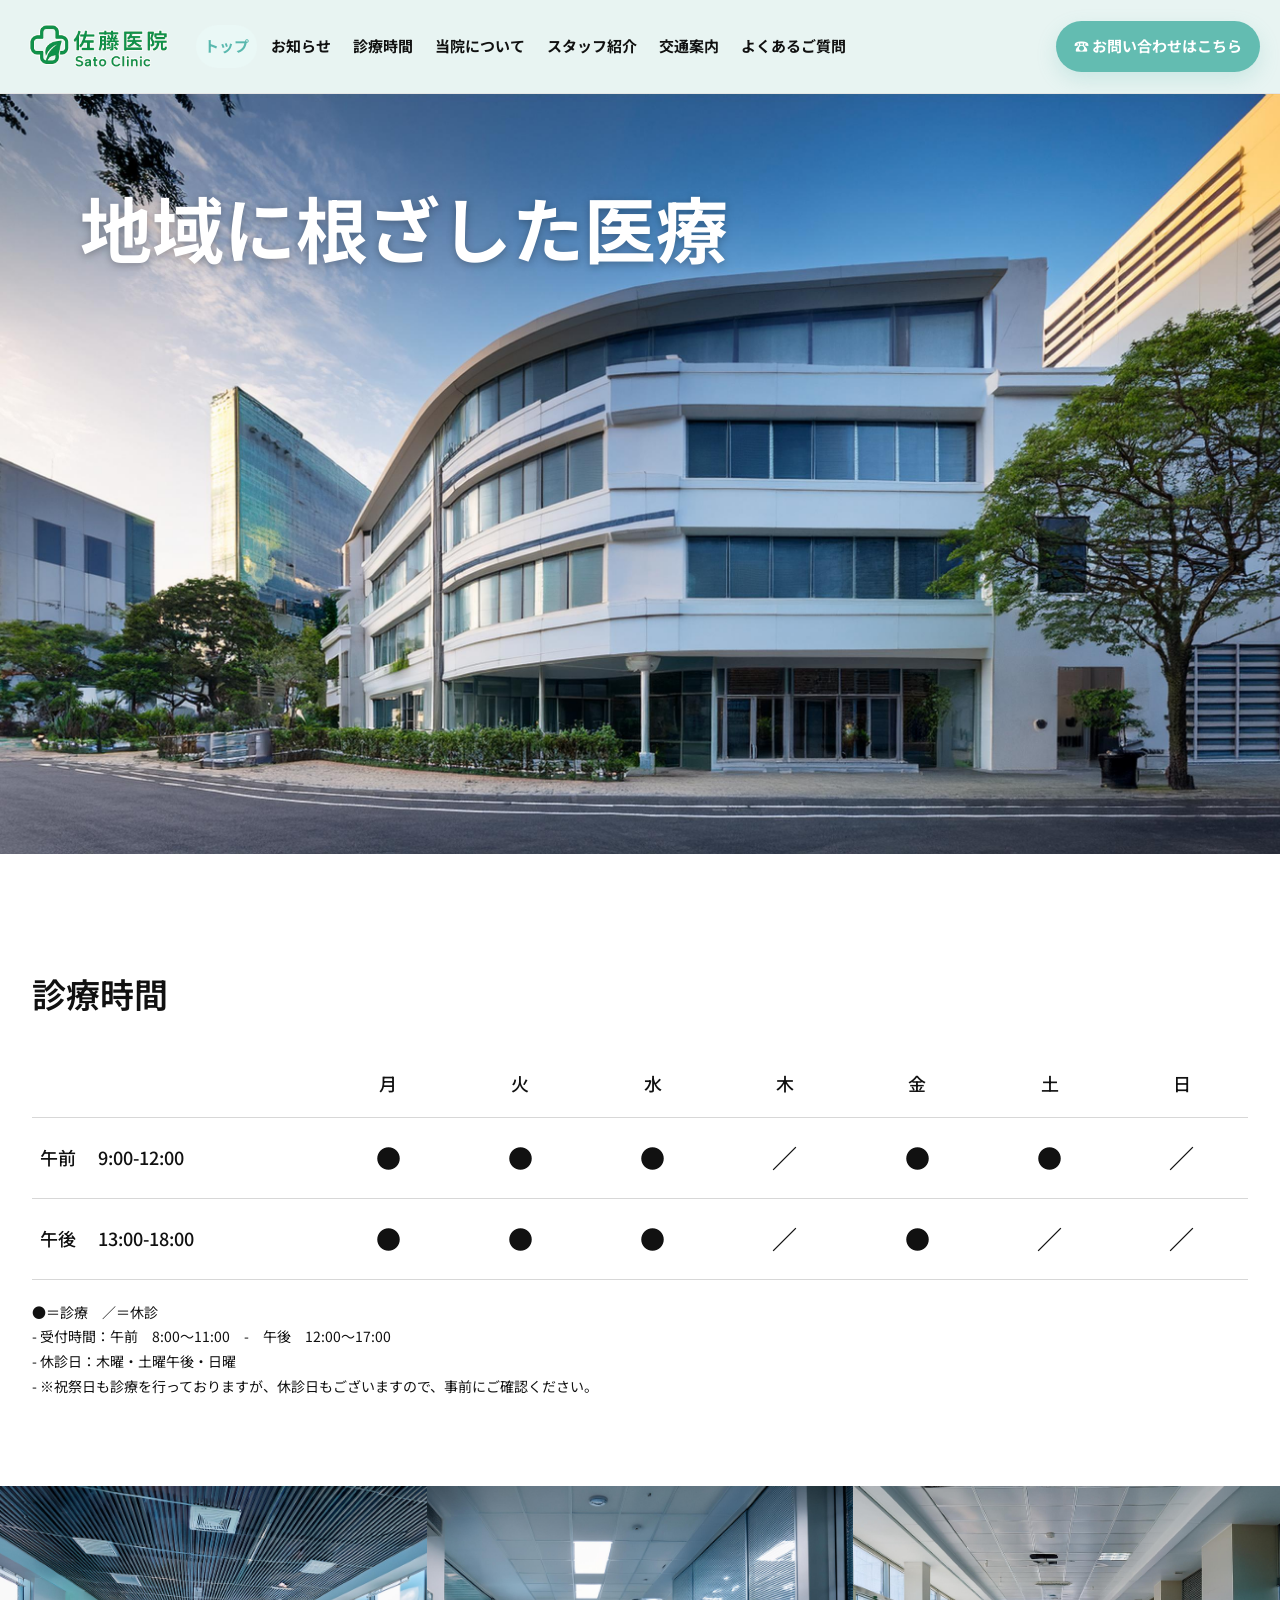
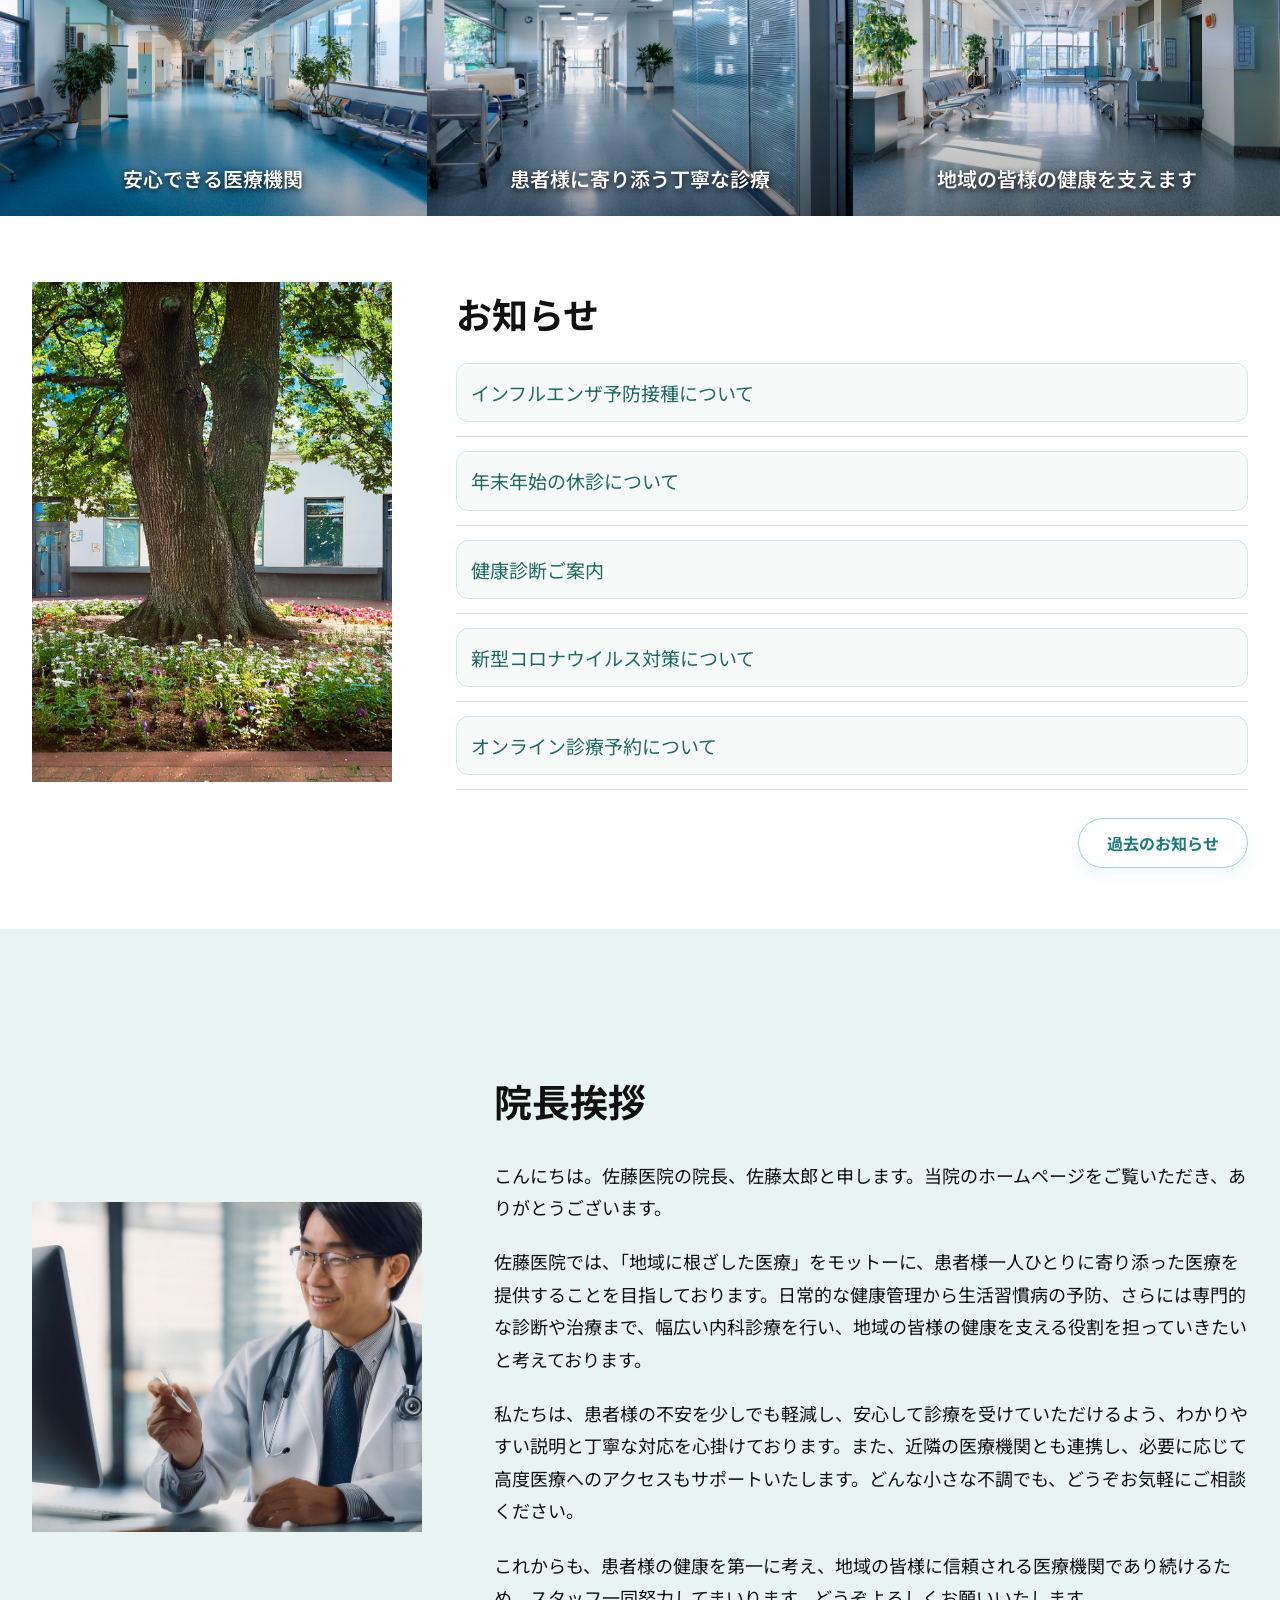
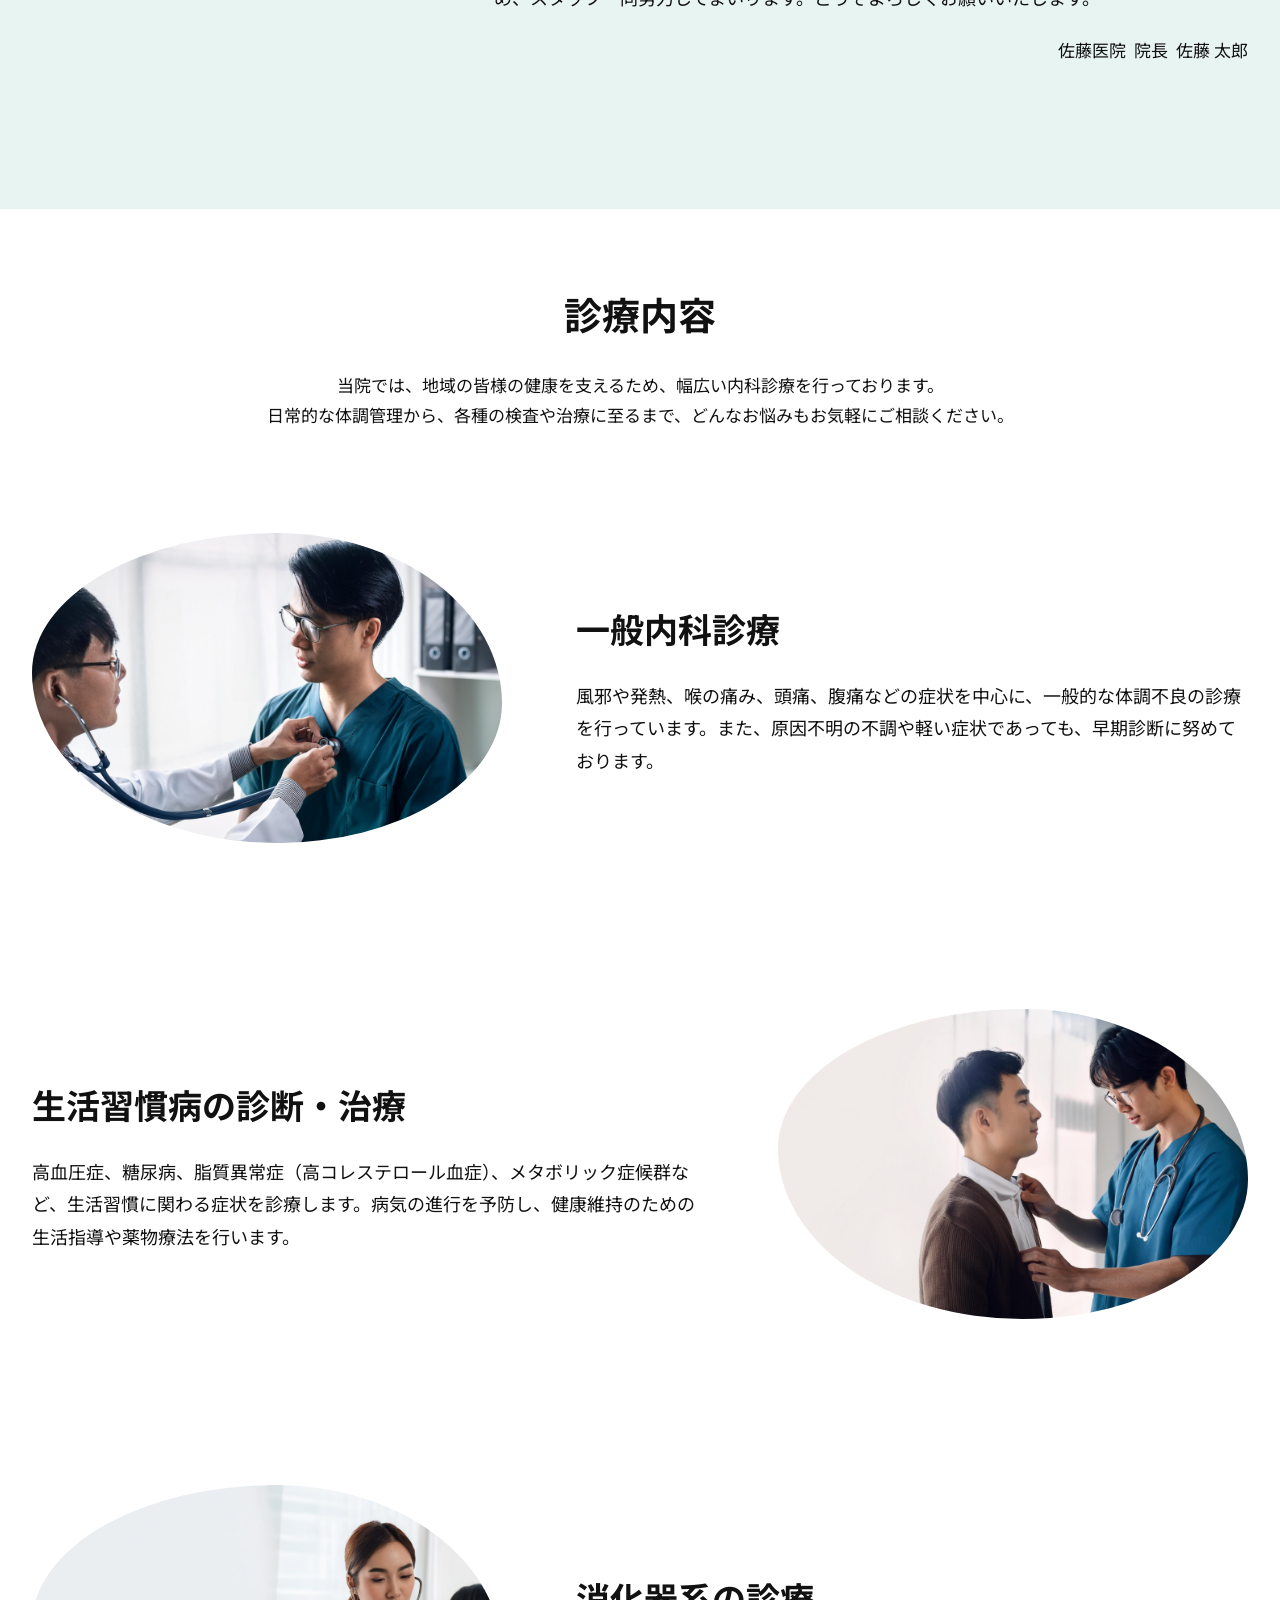
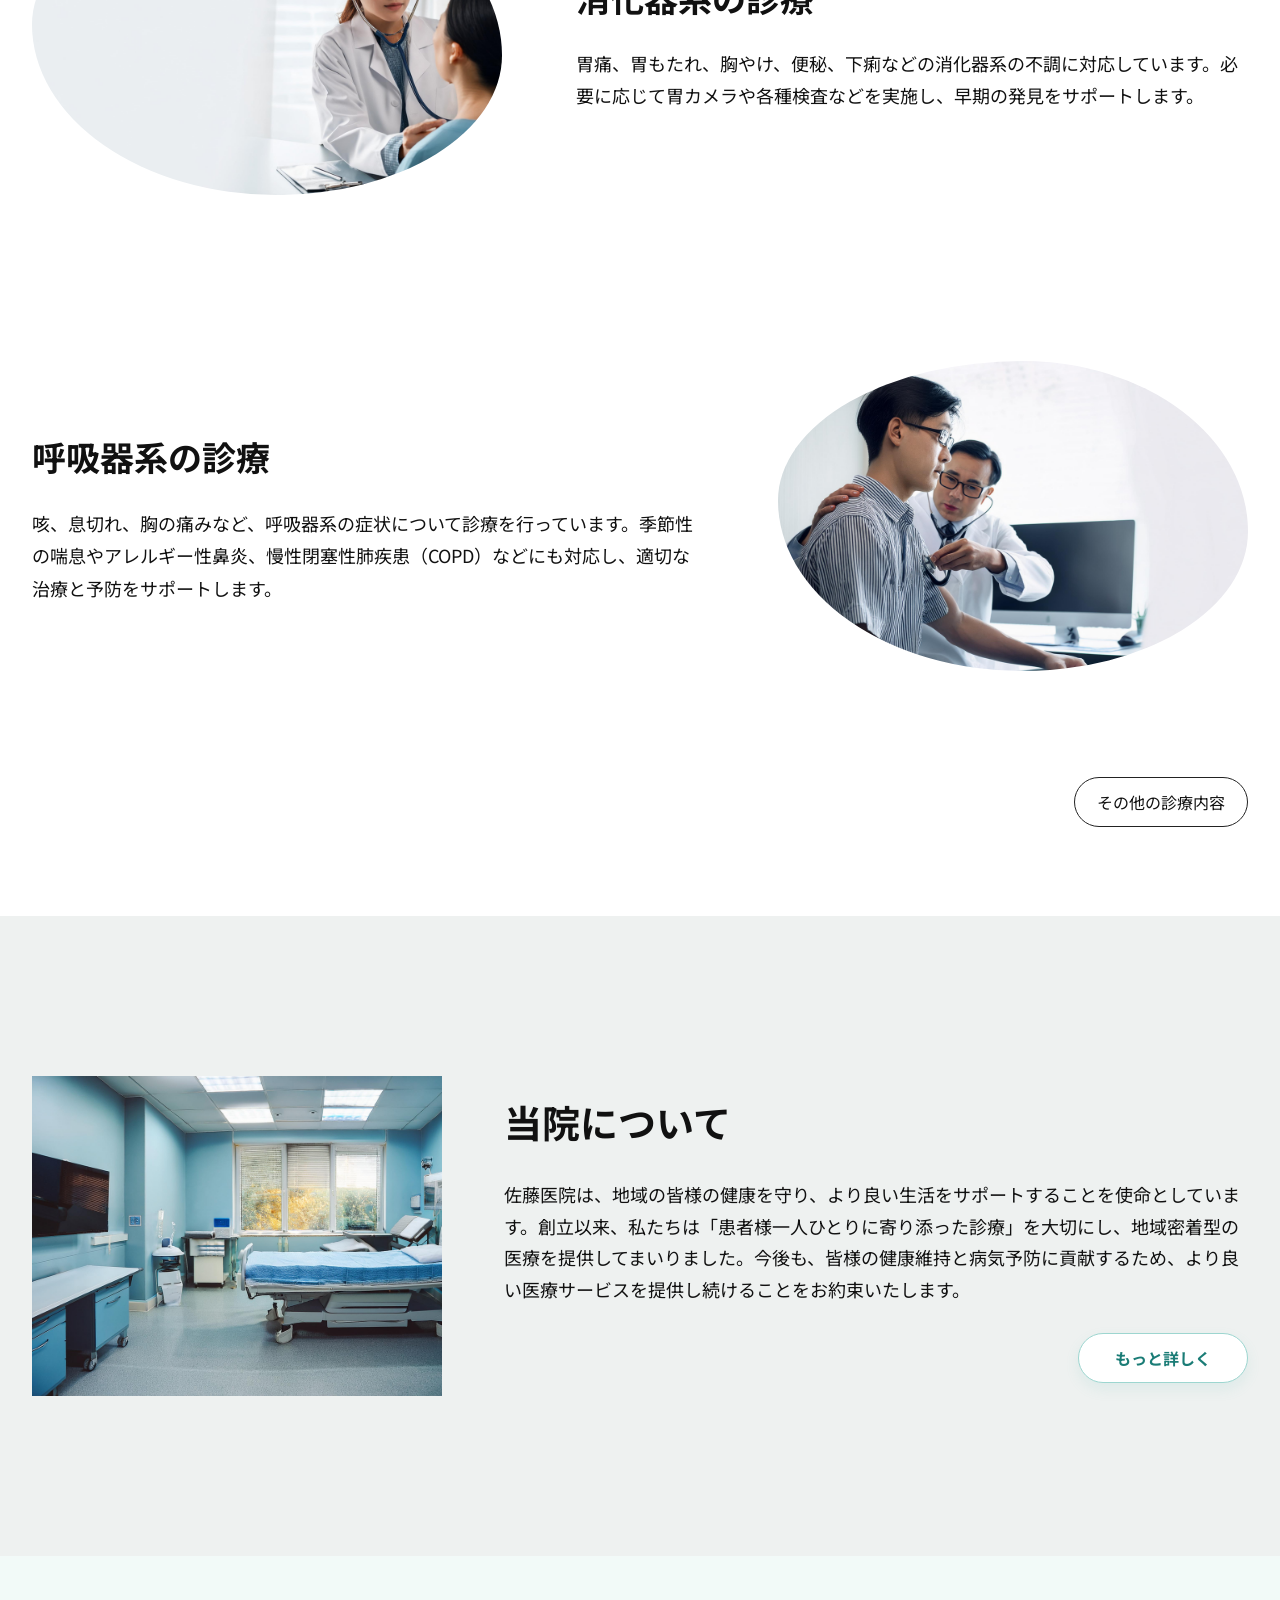
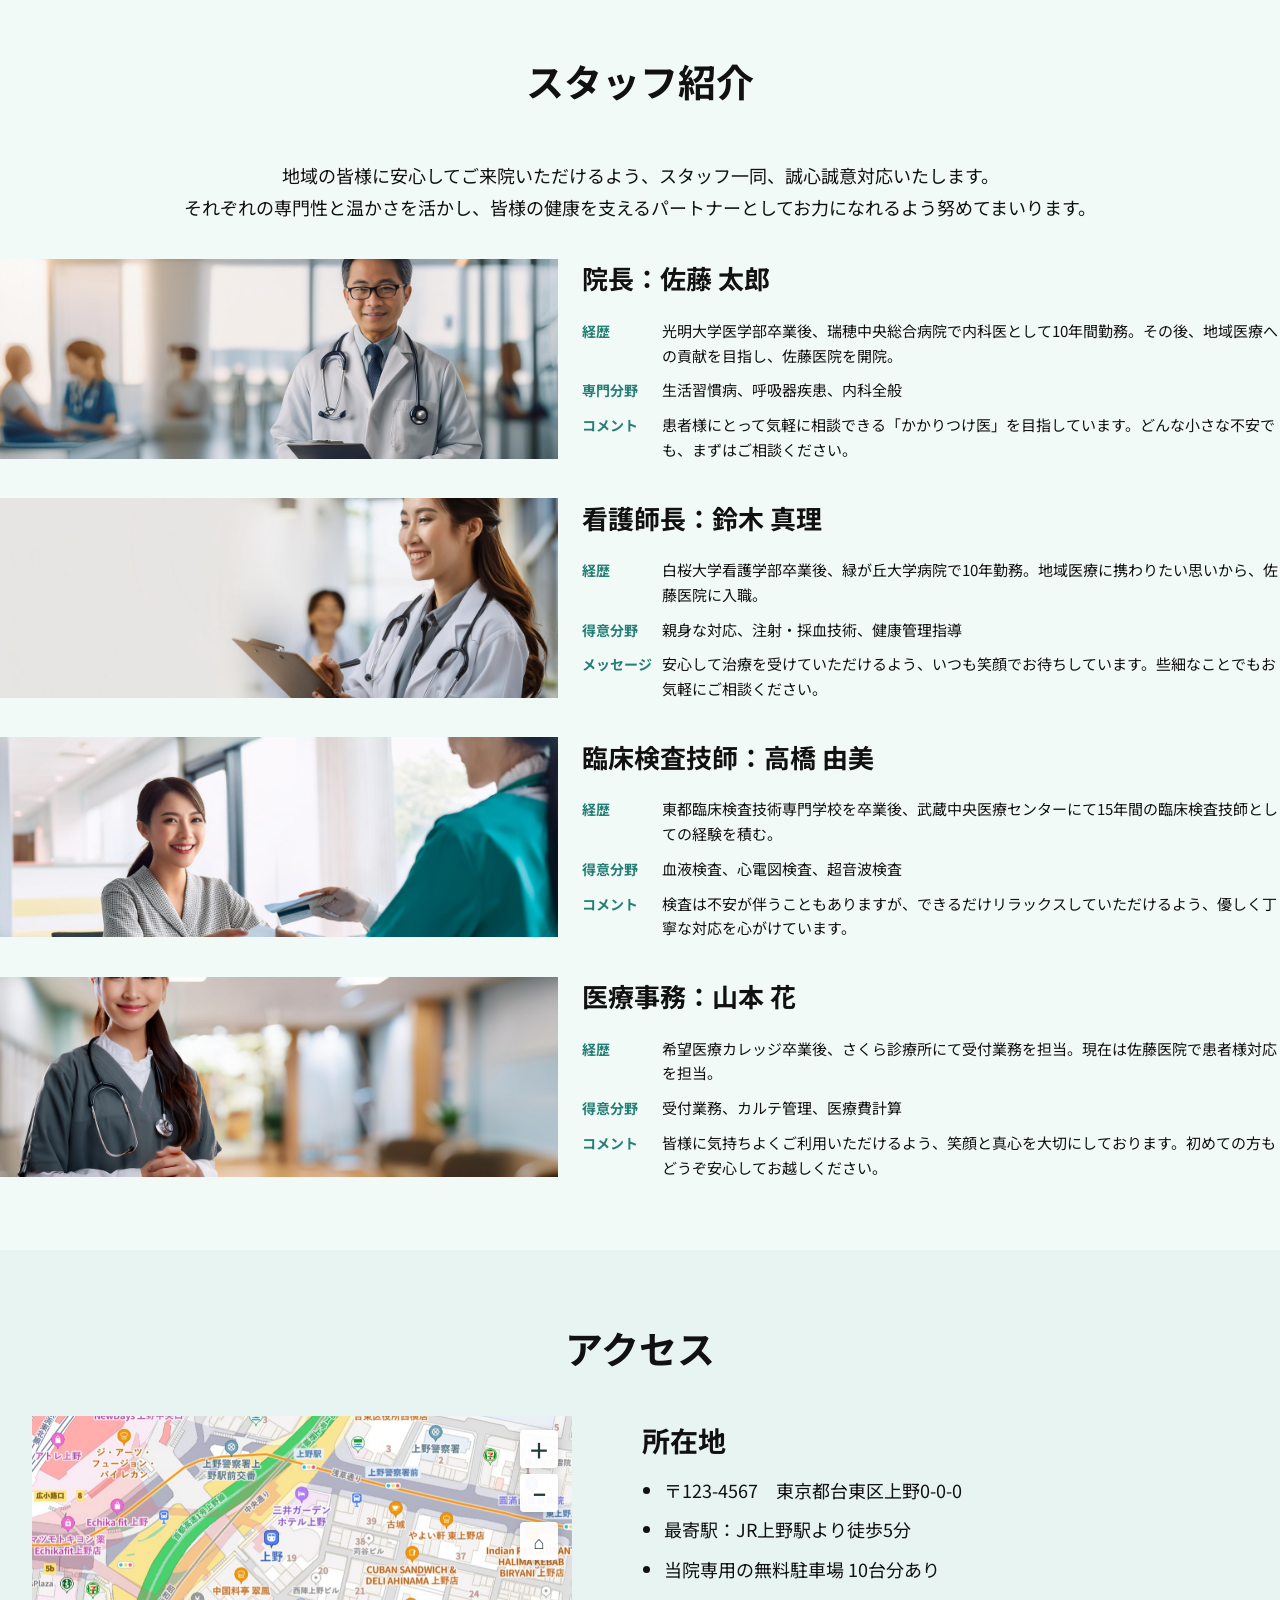
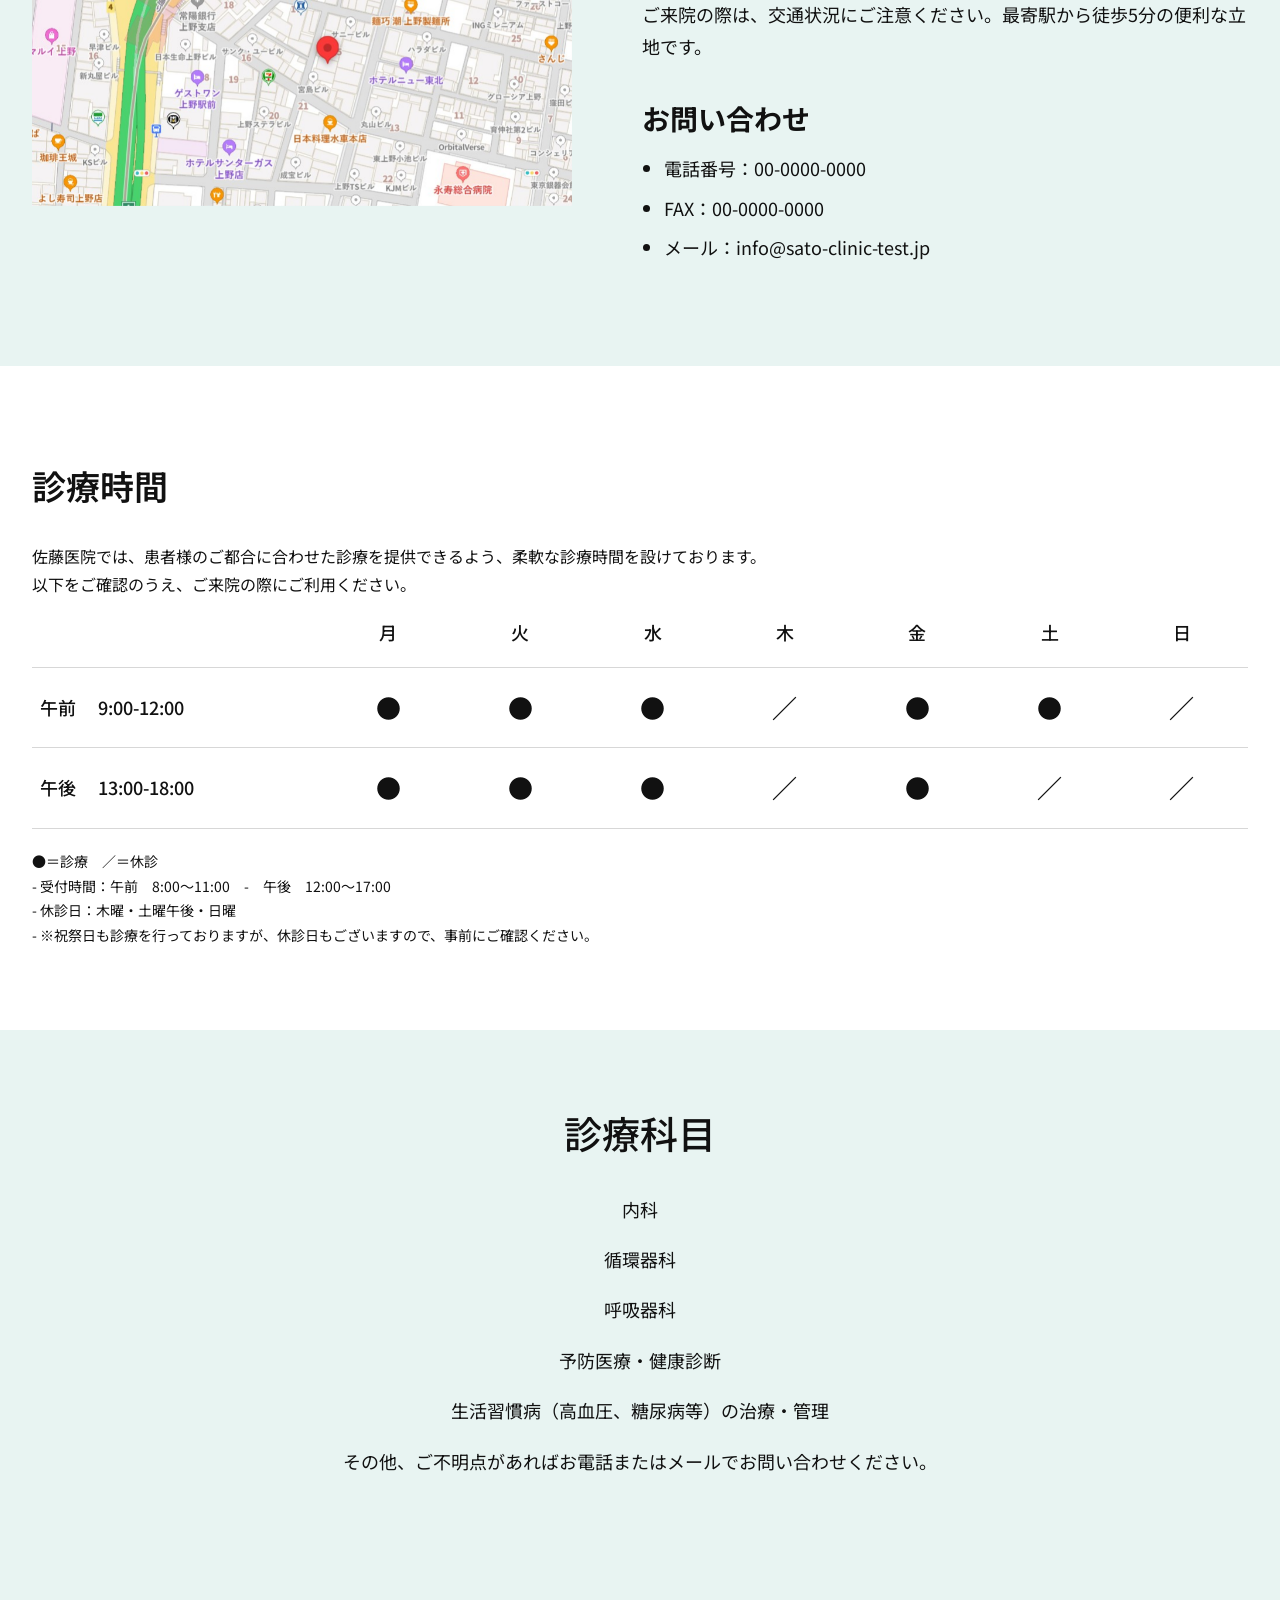
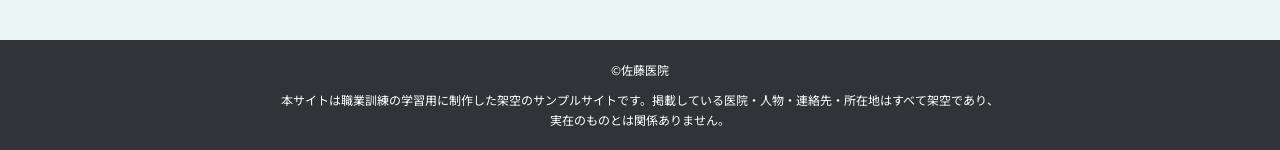
<file: index.html>
<!DOCTYPE html>
<html lang="ja">

<head>
  <meta charset="UTF-8">
  <meta name="viewport" content="width=device-width, initial-scale=1.0">
  <meta name="robots" content="noindex, nofollow">
  <title>佐藤医院</title>
  <link rel="preconnect" href="https://fonts.googleapis.com">
  <link rel="preconnect" href="https://fonts.gstatic.com" crossorigin>
  <link href="https://fonts.googleapis.com/css2?family=Noto+Sans+JP:wght@400;500;600;700&display=swap" rel="stylesheet">
  <link rel="stylesheet" href="./css/style.css">
</head>

<body>
  <header class="site-header">
    <div class="header-inner">
      <a class="logo" href="#top"><img src="./assets/Logo/logo.png" alt="佐藤医院"></a>
      <nav class="nav" aria-label="メインメニュー">
        <a class="active" href="#top">トップ</a>
        <a href="#news">お知らせ</a>
        <a href="#hours">診療時間</a>
        <a href="#about">当院について</a>
        <a href="#staff">スタッフ紹介</a>
        <a href="#access">交通案内</a>
        <a href="./faq.html">よくあるご質問</a>
      </nav>
      <a class="contact-btn" href="#contact">☎ お問い合わせはこちら</a>
    </div>
  </header>

  <main id="top">
    <section class="hero">
      <img src="./assets/Hospital_Exterior/hospital_1.jpg" alt="佐藤医院 外観">
      <p class="hero-copy">地域に根ざした医療</p>
    </section>

    <section class="hours section-width" id="hours">
      <h2>診療時間</h2>
      <table>
        <thead>
          <tr>
            <th></th>
            <th>月</th>
            <th>火</th>
            <th>水</th>
            <th>木</th>
            <th>金</th>
            <th>土</th>
            <th>日</th>
          </tr>
        </thead>
        <tbody>
          <tr>
            <th><span class="time-label">午前</span><span class="time-range">9:00-12:00</span></th>
            <td>●</td>
            <td>●</td>
            <td>●</td>
            <td>／</td>
            <td>●</td>
            <td>●</td>
            <td>／</td>
          </tr>
          <tr>
            <th><span class="time-label">午後</span><span class="time-range">13:00-18:00</span></th>
            <td>●</td>
            <td>●</td>
            <td>●</td>
            <td>／</td>
            <td>●</td>
            <td>／</td>
            <td>／</td>
          </tr>
        </tbody>
      </table>
      <div class="hours-notes">
        <p>&#x20;●＝診療　／＝休診</p>
        <p>- 受付時間：午前　8:00〜11:00　-　午後　12:00〜17:00</p>
        <p>- 休診日：木曜・土曜午後・日曜</p>
        <p>- ※祝祭日も診療を行っておりますが、休診日もございますので、事前にご確認ください。</p>
      </div>
    </section>

    <section class="photo-strip" aria-label="院内の様子">
      <figure>
        <img src="./assets/Hospital_Exterior/hospital_4.jpg" alt="院内待合スペース">
        <figcaption>安心できる医療機関</figcaption>
      </figure>
      <figure>
        <img src="./assets/Hospital_Exterior/hospital_5.jpg" alt="院内廊下">
        <figcaption>患者様に寄り添う丁寧な診療</figcaption>
      </figure>
      <figure>
        <img src="./assets/Hospital_Exterior/hospital_6.jpg" alt="明るい院内">
        <figcaption>地域の皆様の健康を支えます</figcaption>
      </figure>
    </section>

    <section class="news section-width" id="news">
      <img class="news-photo" src="./assets/Hospital_Exterior/hospital_2.jpg" alt="医院の中庭">
      <div class="news-copy">
        <h2>お知らせ</h2>
        <ul>
          <li><a href="./news/influenza.html">インフルエンザ予防接種について</a></li>
          <li><a href="./news/year-end.html">年末年始の休診について</a></li>
          <li><a href="./news/checkup.html">健康診断ご案内</a></li>
          <li><a href="./news/covid.html">新型コロナウイルス対策について</a></li>
          <li><a href="./news/online.html">オンライン診療予約について</a></li>
        </ul>
        <div class="right-link-wrap"><a class="side-link" href="./news.html">過去のお知らせ</a></div>
      </div>
    </section>

    <section class="greeting" id="greeting">
      <div class="section-width greeting-inner">
        <img src="./assets/Medical_Image/medical_1.jpg" alt="院長からのご挨拶">
        <div class="greeting-copy">
          <h2>院長挨拶</h2>
          <p>こんにちは。佐藤医院の院長、佐藤太郎と申します。当院のホームページをご覧いただき、ありがとうございます。</p>
          <p>佐藤医院では、「地域に根ざした医療」をモットーに、患者様一人ひとりに寄り添った医療を提供することを目指しております。日常的な健康管理から生活習慣病の予防、さらには専門的な診断や治療まで、幅広い内科診療を行い、地域の皆様の健康を支える役割を担っていきたいと考えております。</p>
          <p>私たちは、患者様の不安を少しでも軽減し、安心して診療を受けていただけるよう、わかりやすい説明と丁寧な対応を心掛けております。また、近隣の医療機関とも連携し、必要に応じて高度医療へのアクセスもサポートいたします。どんな小さな不調でも、どうぞお気軽にご相談ください。</p>
          <p>これからも、患者様の健康を第一に考え、地域の皆様に信頼される医療機関であり続けるため、スタッフ一同努力してまいります。どうぞよろしくお願いいたします。</p>
          <p class="signature">佐藤医院&nbsp;&nbsp;院長&nbsp;&nbsp;佐藤 太郎</p>
        </div>
      </div>
    </section>

    <section class="medical section-width" id="medical">
      <h2 class="center-title">診療内容</h2>
      <p class="medical-intro">当院では、地域の皆様の健康を支えるため、幅広い内科診療を行っております。<br>日常的な体調管理から、各種の検査や治療に至るまで、どんなお悩みもお気軽にご相談ください。</p>

      <article class="medical-item image-left">
        <img src="./assets/Medical_Image/medical_11.jpg" alt="一般内科診療">
        <div>
          <h3>一般内科診療</h3>
          <p>風邪や発熱、喉の痛み、頭痛、腹痛などの症状を中心に、一般的な体調不良の診療を行っています。また、原因不明の不調や軽い症状であっても、早期診断に努めております。</p>
        </div>
      </article>

      <article class="medical-item image-right">
        <div>
          <h3>生活習慣病の診断・治療</h3>
          <p>高血圧症、糖尿病、脂質異常症（高コレステロール血症）、メタボリック症候群など、生活習慣に関わる症状を診療します。病気の進行を予防し、健康維持のための生活指導や薬物療法を行います。</p>
        </div>
        <img src="./assets/Medical_Image/medical_6.jpg" alt="生活習慣病の診断・治療">
      </article>

      <article class="medical-item image-left">
        <img src="./assets/Medical_Image/medical_7.jpg" alt="消化器系の診療">
        <div>
          <h3>消化器系の診療</h3>
          <p>胃痛、胃もたれ、胸やけ、便秘、下痢などの消化器系の不調に対応しています。必要に応じて胃カメラや各種検査などを実施し、早期の発見をサポートします。</p>
        </div>
      </article>

      <article class="medical-item image-right">
        <div>
          <h3>呼吸器系の診療</h3>
          <p>咳、息切れ、胸の痛みなど、呼吸器系の症状について診療を行っています。季節性の喘息やアレルギー性鼻炎、慢性閉塞性肺疾患（COPD）などにも対応し、適切な治療と予防をサポートします。</p>
        </div>
        <img src="./assets/Medical_Image/medical_5.jpg" alt="呼吸器系の診療">
      </article>

      <div class="more-link"><a href="./services.html">その他の診療内容</a></div>
    </section>

    <section class="about" id="about">
      <div class="section-width about-inner">
        <img src="./assets/Hospital_Exterior/hospital_8.jpg" alt="診察室">
        <div>
          <h2>当院について</h2>
          <p>佐藤医院は、地域の皆様の健康を守り、より良い生活をサポートすることを使命としています。創立以来、私たちは「患者様一人ひとりに寄り添った診療」を大切にし、地域密着型の医療を提供してまいりました。今後も、皆様の健康維持と病気予防に貢献するため、より良い医療サービスを提供し続けることをお約束いたします。</p>
          <div class="right-link-wrap"><a class="side-link" href="./about.html">もっと詳しく</a></div>
        </div>
      </div>
    </section>

    <section class="staff section-width" id="staff">
      <h2 class="center-title">スタッフ紹介</h2>
      <p class="staff-message">地域の皆様に安心してご来院いただけるよう、スタッフ一同、誠心誠意対応いたします。<br>それぞれの専門性と温かさを活かし、皆様の健康を支えるパートナーとしてお力になれるよう努めてまいります。</p>

      <article class="staff-item">
        <img src="./assets/Doctor_Image/sato_taro.jpg" alt="院長 佐藤太郎">
        <div>
          <h3>院長：佐藤 太郎</h3>
          <dl class="staff-details">
            <div>
              <dt>経歴</dt>
              <dd>光明大学医学部卒業後、瑞穂中央総合病院で内科医として10年間勤務。その後、地域医療への貢献を目指し、佐藤医院を開院。</dd>
            </div>
            <div>
              <dt>専門分野</dt>
              <dd>生活習慣病、呼吸器疾患、内科全般</dd>
            </div>
            <div>
              <dt>コメント</dt>
              <dd>患者様にとって気軽に相談できる「かかりつけ医」を目指しています。どんな小さな不安でも、まずはご相談ください。</dd>
            </div>
          </dl>
        </div>
      </article>

      <article class="staff-item">
        <img src="./assets/Medical_Image/medical_3.jpg" alt="看護師長 鈴木真理">
        <div>
          <h3>看護師長：鈴木 真理</h3>
          <dl class="staff-details">
            <div>
              <dt>経歴</dt>
              <dd>白桜大学看護学部卒業後、緑が丘大学病院で10年勤務。地域医療に携わりたい思いから、佐藤医院に入職。</dd>
            </div>
            <div>
              <dt>得意分野</dt>
              <dd>親身な対応、注射・採血技術、健康管理指導</dd>
            </div>
            <div>
              <dt>メッセージ</dt>
              <dd>安心して治療を受けていただけるよう、いつも笑顔でお待ちしています。些細なことでもお気軽にご相談ください。</dd>
            </div>
          </dl>
        </div>
      </article>

      <article class="staff-item">
        <img src="./assets/Infomation_Image/information_4.jpg" alt="臨床検査技師 高橋由美">
        <div>
          <h3>臨床検査技師：高橋 由美</h3>
          <dl class="staff-details">
            <div>
              <dt>経歴</dt>
              <dd>東都臨床検査技術専門学校を卒業後、武蔵中央医療センターにて15年間の臨床検査技師としての経験を積む。</dd>
            </div>
            <div>
              <dt>得意分野</dt>
              <dd>血液検査、心電図検査、超音波検査</dd>
            </div>
            <div>
              <dt>コメント</dt>
              <dd>検査は不安が伴うこともありますが、できるだけリラックスしていただけるよう、優しく丁寧な対応を心がけています。</dd>
            </div>
          </dl>
        </div>
      </article>

      <article class="staff-item">
        <img src="./assets/Doctor_Image/yamamoto_hana.jpg" alt="医療事務 山本花">
        <div>
          <h3>医療事務：山本 花</h3>
          <dl class="staff-details">
            <div>
              <dt>経歴</dt>
              <dd>希望医療カレッジ卒業後、さくら診療所にて受付業務を担当。現在は佐藤医院で患者様対応を担当。</dd>
            </div>
            <div>
              <dt>得意分野</dt>
              <dd>受付業務、カルテ管理、医療費計算</dd>
            </div>
            <div>
              <dt>コメント</dt>
              <dd>皆様に気持ちよくご利用いただけるよう、笑顔と真心を大切にしております。初めての方もどうぞ安心してお越しください。</dd>
            </div>
          </dl>
        </div>
      </article>

    </section>

    <section class="access" id="access">
      <div class="section-width">
        <h2 class="center-title">アクセス</h2>
        <div class="access-inner">
          <div class="map-viewer" aria-label="佐藤医院へのアクセスマップ。ドラッグで移動、Ctrlキーを押しながらホイールで拡大縮小できます。">
            <img src="./assets/map.jpg" alt="佐藤医院へのアクセスマップ">
            <div class="map-zoom-hint" role="status">地図をズームするには、Ctrl キーを押しながらスクロールしてください</div>
            <div class="map-controls" aria-label="地図操作">
              <button class="map-control" type="button" data-map-action="zoom-in" aria-label="地図を拡大">＋</button>
              <button class="map-control" type="button" data-map-action="zoom-out" aria-label="地図を縮小">−</button>
              <button class="map-control map-reset" type="button" data-map-action="reset" aria-label="地図を初期位置に戻す">⌂</button>
            </div>
          </div>
          <div class="access-copy">
            <h3>所在地</h3>
            <ul>
              <li>〒123-4567　東京都台東区上野0-0-0</li>
              <li>最寄駅：JR上野駅より徒歩5分</li>
              <li>当院専用の無料駐車場 10台分あり</li>
            </ul>
            <p>ご来院の際は、交通状況にご注意ください。最寄駅から徒歩5分の便利な立地です。</p>
            <h3>お問い合わせ</h3>
            <ul>
              <li>電話番号：00-0000-0000</li>
              <li>FAX：00-0000-0000</li>
              <li>メール：info@sato-clinic-test.jp</li>
            </ul>
          </div>
        </div>
      </div>
    </section>

    <section class="hours section-width hours-bottom">
      <h2>診療時間</h2>
      <p class="hours-bottom-guidance">佐藤医院では、患者様のご都合に合わせた診療を提供できるよう、柔軟な診療時間を設けております。<br>以下をご確認のうえ、ご来院の際にご利用ください。</p>
      <table>
        <thead>
          <tr>
            <th></th>
            <th>月</th>
            <th>火</th>
            <th>水</th>
            <th>木</th>
            <th>金</th>
            <th>土</th>
            <th>日</th>
          </tr>
        </thead>
        <tbody>
          <tr>
            <th><span class="time-label">午前</span><span class="time-range">9:00-12:00</span></th>
            <td>●</td>
            <td>●</td>
            <td>●</td>
            <td>／</td>
            <td>●</td>
            <td>●</td>
            <td>／</td>
          </tr>
          <tr>
            <th><span class="time-label">午後</span><span class="time-range">13:00-18:00</span></th>
            <td>●</td>
            <td>●</td>
            <td>●</td>
            <td>／</td>
            <td>●</td>
            <td>／</td>
            <td>／</td>
          </tr>
        </tbody>
      </table>
      <div class="hours-notes">
        <p>&#x20;●＝診療　／＝休診</p>
        <p>- 受付時間：午前　8:00〜11:00　-　午後　12:00〜17:00</p>
        <p>- 休診日：木曜・土曜午後・日曜</p>
        <p>- ※祝祭日も診療を行っておりますが、休診日もございますので、事前にご確認ください。</p>
      </div>
    </section>

    <section class="contact" id="contact">
      <div class="section-width contact-inner">
        <h2>診療科目</h2>
        <ul class="contact-services">
          <li>内科</li>
          <li>循環器科</li>
          <li>呼吸器科</li>
          <li>予防医療・健康診断</li>
          <li>生活習慣病（高血圧、糖尿病等）の治療・管理</li>
        </ul>
        <p>その他、ご不明点があればお電話またはメールでお問い合わせください。</p>
      </div>
    </section>
  </main>

  <footer>
    <div class="footer-inner">
      <p class="copyright">©佐藤医院</p>
      <p class="footer-disclaimer">本サイトは職業訓練の学習用に制作した架空のサンプルサイトです。掲載している医院・人物・連絡先・所在地はすべて架空であり、<br>実在のものとは関係ありません。</p>
    </div>
  </footer>

  <script>
    const mapViewer = document.querySelector('.map-viewer');
    const mapImage = mapViewer.querySelector('img');
    const mapControls = mapViewer.querySelectorAll('[data-map-action]');
    let mapScale = 1;
    let mapX = 0;
    let mapY = 0;
    let mapHintTimeout;
    let activePointerId = null;
    let pointerStartX = 0;
    let pointerStartY = 0;
    let mapStartX = 0;
    let mapStartY = 0;

    const updateMapTransform = () => {
      mapImage.style.transform = `translate(${mapX}px, ${mapY}px) scale(${mapScale})`;
    };

    const limitMapOffset = () => {
      const maxX = (mapViewer.clientWidth * (mapScale - 1)) / 2;
      const maxY = (mapViewer.clientHeight * (mapScale - 1)) / 2;
      mapX = Math.max(-maxX, Math.min(maxX, mapX));
      mapY = Math.max(-maxY, Math.min(maxY, mapY));
    };

    const setMapScale = (nextScale) => {
      mapScale = Math.max(1, Math.min(3, nextScale));
      limitMapOffset();
      updateMapTransform();
    };

    mapViewer.addEventListener('wheel', (event) => {
      event.preventDefault();
      if (!event.ctrlKey) {
        mapViewer.classList.add('show-zoom-hint');
        clearTimeout(mapHintTimeout);
        mapHintTimeout = setTimeout(() => {
          mapViewer.classList.remove('show-zoom-hint');
        }, 2500);
        return;
      }
      clearTimeout(mapHintTimeout);
      mapViewer.classList.remove('show-zoom-hint');
      setMapScale(mapScale - event.deltaY * 0.001);
    }, { passive: false });

    mapViewer.addEventListener('dblclick', () => {
      setMapScale(mapScale + 0.5);
    });

    mapControls.forEach((control) => {
      control.addEventListener('pointerdown', (event) => {
        event.stopPropagation();
      });

      control.addEventListener('click', () => {
        const action = control.dataset.mapAction;
        if (action === 'zoom-in') setMapScale(mapScale + 0.25);
        if (action === 'zoom-out') setMapScale(mapScale - 0.25);
        if (action === 'reset') {
          mapScale = 1;
          mapX = 0;
          mapY = 0;
          updateMapTransform();
        }
      });
    });

    mapViewer.addEventListener('pointerdown', (event) => {
      activePointerId = event.pointerId;
      pointerStartX = event.clientX;
      pointerStartY = event.clientY;
      mapStartX = mapX;
      mapStartY = mapY;
      mapViewer.classList.add('is-dragging');
      mapViewer.setPointerCapture(event.pointerId);
    });

    mapViewer.addEventListener('pointermove', (event) => {
      if (event.pointerId !== activePointerId) return;
      mapX = mapStartX + event.clientX - pointerStartX;
      mapY = mapStartY + event.clientY - pointerStartY;
      limitMapOffset();
      updateMapTransform();
    });

    const endMapDrag = (event) => {
      if (event.pointerId !== activePointerId) return;
      activePointerId = null;
      mapViewer.classList.remove('is-dragging');
      mapViewer.releasePointerCapture(event.pointerId);
    };

    mapViewer.addEventListener('pointerup', endMapDrag);
    mapViewer.addEventListener('pointercancel', endMapDrag);

    const prefersReducedMotion = window.matchMedia('(prefers-reduced-motion: reduce)').matches;

    if (!prefersReducedMotion) {
      const revealItems = document.querySelectorAll('main > section');

      revealItems.forEach((item) => {
        item.classList.add('reveal');
      });

      const observer = new IntersectionObserver((entries, obs) => {
        entries.forEach((entry) => {
          if (entry.isIntersecting) {
            entry.target.classList.add('is-visible');
            obs.unobserve(entry.target);
          }
        });
      }, {
        threshold: 0.12,
        rootMargin: '0px 0px -8% 0px'
      });

      revealItems.forEach((item) => observer.observe(item));
    }
  </script>
</body>

</html>
</file>
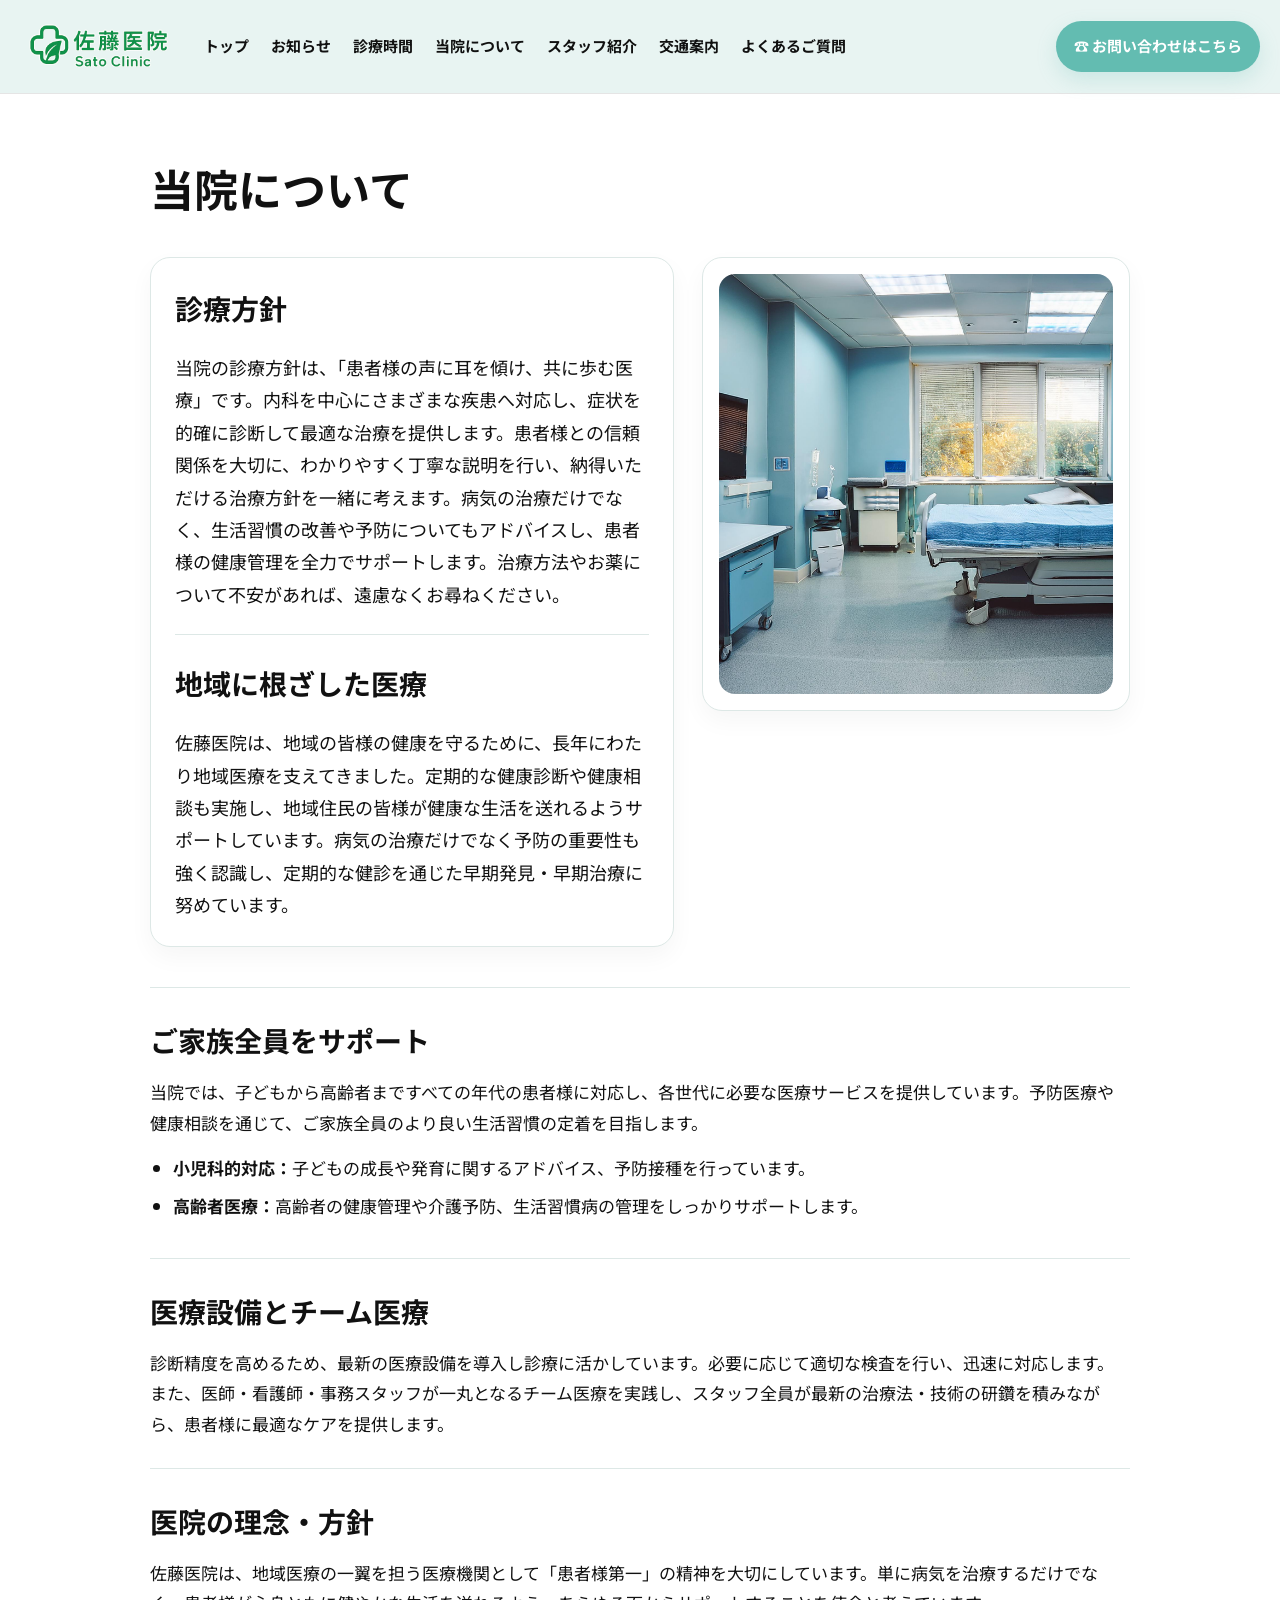
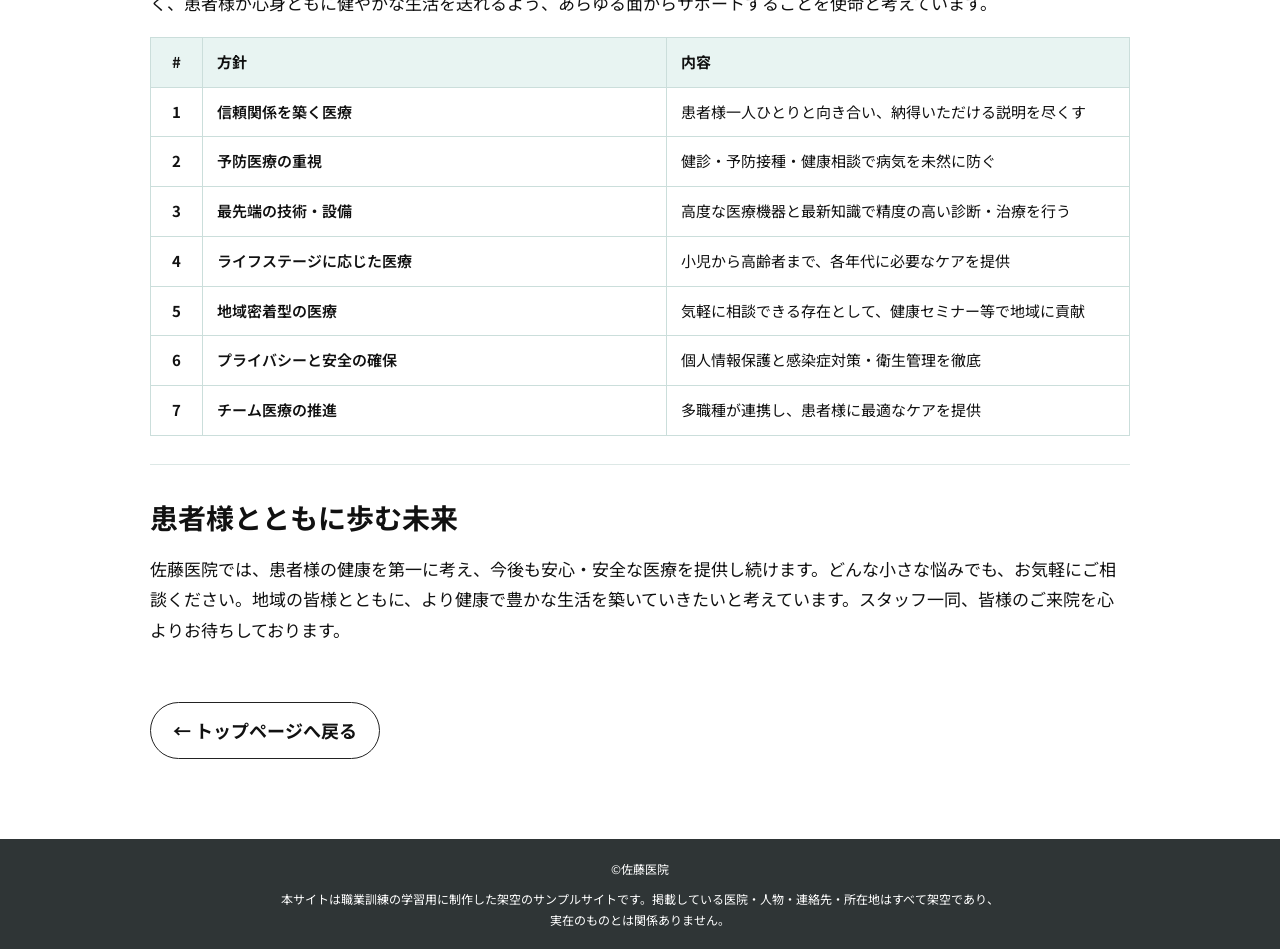
<file: about.html>
<!DOCTYPE html>
<html lang="ja">

<head>
    <meta charset="UTF-8">
    <meta name="viewport" content="width=device-width, initial-scale=1.0">
    <meta name="robots" content="noindex, nofollow">
    <title>当院について | 佐藤医院</title>
    <link rel="preconnect" href="https://fonts.googleapis.com">
    <link rel="preconnect" href="https://fonts.gstatic.com" crossorigin>
    <link href="https://fonts.googleapis.com/css2?family=Noto+Sans+JP:wght@400;500;600;700&display=swap"
        rel="stylesheet">
    <link rel="stylesheet" href="./css/style.css">
</head>

<body>
    <header class="site-header">
        <div class="header-inner">
            <a class="logo" href="./index.html#top"><img src="./assets/Logo/logo.png" alt="佐藤医院"></a>
            <nav class="nav" aria-label="メインメニュー">
                <a href="./index.html#top">トップ</a>
                <a href="./index.html#news">お知らせ</a>
                <a href="./index.html#hours">診療時間</a>
                <a href="./index.html#about">当院について</a>
                <a href="./index.html#staff">スタッフ紹介</a>
                <a href="./index.html#access">交通案内</a>
                <a href="./faq.html">よくあるご質問</a>
            </nav>
            <a class="contact-btn" href="./index.html#contact">☎ お問い合わせはこちら</a>
        </div>
    </header>

    <main class="about-page">
        <div class="about-page-wrap">
            <header class="about-page-header">
                <h1>当院について</h1>
            </header>

            <div class="about-page-content">
                <article class="about-page-card">
                    <section>
                        <h2>診療方針</h2>
                        <p>当院の診療方針は、「患者様の声に耳を傾け、共に歩む医療」です。内科を中心にさまざまな疾患へ対応し、症状を的確に診断して最適な治療を提供します。患者様との信頼関係を大切に、わかりやすく丁寧な説明を行い、納得いただける治療方針を一緒に考えます。病気の治療だけでなく、生活習慣の改善や予防についてもアドバイスし、患者様の健康管理を全力でサポートします。治療方法やお薬について不安があれば、遠慮なくお尋ねください。</p>
                    </section>
                    <section>
                        <h2>地域に根ざした医療</h2>
                        <p>佐藤医院は、地域の皆様の健康を守るために、長年にわたり地域医療を支えてきました。定期的な健康診断や健康相談も実施し、地域住民の皆様が健康な生活を送れるようサポートしています。病気の治療だけでなく予防の重要性も強く認識し、定期的な健診を通じた早期発見・早期治療に努めています。</p>
                    </section>
                </article>

                <div class="about-page-image">
                    <img src="./assets/Hospital_Exterior/hospital_8.jpg" alt="診察室の様子">
                </div>
            </div>

            <div class="about-page-sections">
                <section class="about-page-section">
                    <h2>ご家族全員をサポート</h2>
                    <p>当院では、子どもから高齢者まですべての年代の患者様に対応し、各世代に必要な医療サービスを提供しています。予防医療や健康相談を通じて、ご家族全員のより良い生活習慣の定着を目指します。</p>
                    <ul>
                        <li><strong>小児科的対応：</strong>子どもの成長や発育に関するアドバイス、予防接種を行っています。</li>
                        <li><strong>高齢者医療：</strong>高齢者の健康管理や介護予防、生活習慣病の管理をしっかりサポートします。</li>
                    </ul>
                </section>

                <section class="about-page-section">
                    <h2>医療設備とチーム医療</h2>
                    <p>診断精度を高めるため、最新の医療設備を導入し診療に活かしています。必要に応じて適切な検査を行い、迅速に対応します。また、医師・看護師・事務スタッフが一丸となるチーム医療を実践し、スタッフ全員が最新の治療法・技術の研鑽を積みながら、患者様に最適なケアを提供します。</p>
                </section>

                <section class="about-page-section">
                    <h2>医院の理念・方針</h2>
                    <p>佐藤医院は、地域医療の一翼を担う医療機関として「患者様第一」の精神を大切にしています。単に病気を治療するだけでなく、患者様が心身ともに健やかな生活を送れるよう、あらゆる面からサポートすることを使命と考えています。</p>
                    <div class="about-policy-table-wrap">
                        <table class="about-policy-table">
                            <thead>
                                <tr>
                                    <th scope="col">#</th>
                                    <th scope="col">方針</th>
                                    <th scope="col">内容</th>
                                </tr>
                            </thead>
                            <tbody>
                                <tr>
                                    <th scope="row">1</th>
                                    <td>信頼関係を築く医療</td>
                                    <td>患者様一人ひとりと向き合い、納得いただける説明を尽くす</td>
                                </tr>
                                <tr>
                                    <th scope="row">2</th>
                                    <td>予防医療の重視</td>
                                    <td>健診・予防接種・健康相談で病気を未然に防ぐ</td>
                                </tr>
                                <tr>
                                    <th scope="row">3</th>
                                    <td>最先端の技術・設備</td>
                                    <td>高度な医療機器と最新知識で精度の高い診断・治療を行う</td>
                                </tr>
                                <tr>
                                    <th scope="row">4</th>
                                    <td>ライフステージに応じた医療</td>
                                    <td>小児から高齢者まで、各年代に必要なケアを提供</td>
                                </tr>
                                <tr>
                                    <th scope="row">5</th>
                                    <td>地域密着型の医療</td>
                                    <td>気軽に相談できる存在として、健康セミナー等で地域に貢献</td>
                                </tr>
                                <tr>
                                    <th scope="row">6</th>
                                    <td>プライバシーと安全の確保</td>
                                    <td>個人情報保護と感染症対策・衛生管理を徹底</td>
                                </tr>
                                <tr>
                                    <th scope="row">7</th>
                                    <td>チーム医療の推進</td>
                                    <td>多職種が連携し、患者様に最適なケアを提供</td>
                                </tr>
                            </tbody>
                        </table>
                    </div>
                </section>

                <section class="about-page-section">
                    <h2>患者様とともに歩む未来</h2>
                    <p>佐藤医院では、患者様の健康を第一に考え、今後も安心・安全な医療を提供し続けます。どんな小さな悩みでも、お気軽にご相談ください。地域の皆様とともに、より健康で豊かな生活を築いていきたいと考えています。スタッフ一同、皆様のご来院を心よりお待ちしております。</p>
                </section>
            </div>

            <a class="about-page-back" href="./index.html#about">← トップページへ戻る</a>
        </div>
    </main>

    <footer>
        <div class="footer-inner">
            <p class="copyright">©佐藤医院</p>
            <p class="footer-disclaimer">本サイトは職業訓練の学習用に制作した架空のサンプルサイトです。掲載している医院・人物・連絡先・所在地はすべて架空であり、<br>実在のものとは関係ありません。
            </p>
        </div>
    </footer>
</body>

</html>
</file>
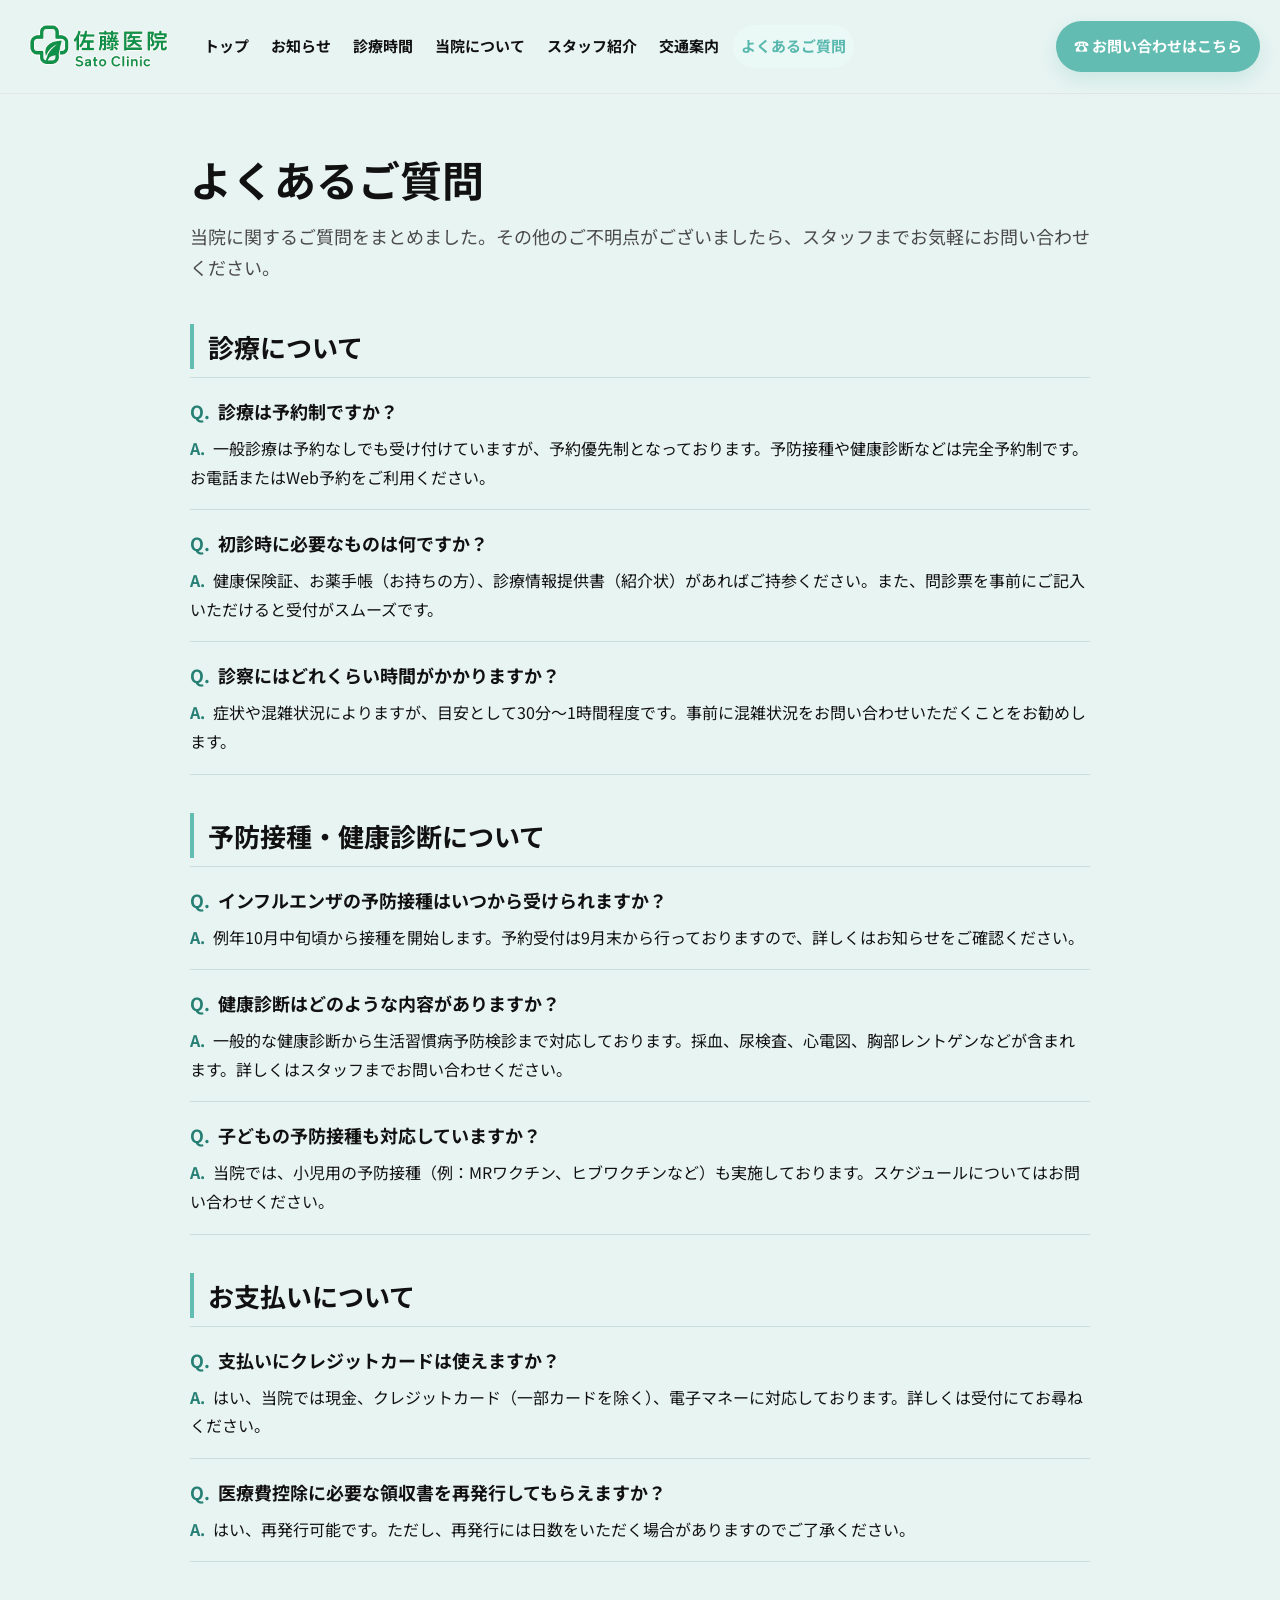
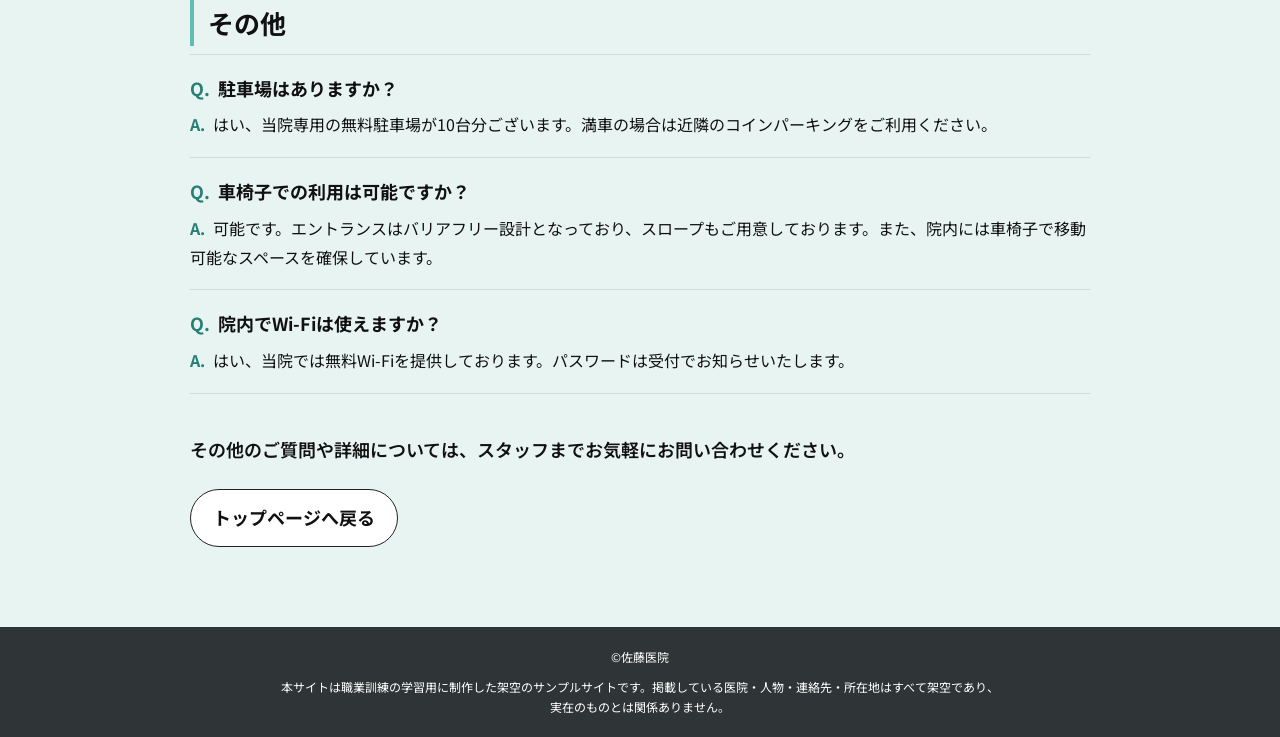
<file: faq.html>
<!DOCTYPE html>
<html lang="ja">

<head>
  <meta charset="UTF-8">
  <meta name="viewport" content="width=device-width, initial-scale=1.0">
  <meta name="robots" content="noindex, nofollow">
  <title>よくあるご質問 | 佐藤医院</title>
  <link rel="preconnect" href="https://fonts.googleapis.com">
  <link rel="preconnect" href="https://fonts.gstatic.com" crossorigin>
  <link href="https://fonts.googleapis.com/css2?family=Noto+Sans+JP:wght@400;500;600;700&display=swap" rel="stylesheet">
  <link rel="stylesheet" href="./css/style.css">
</head>

<body>
  <header class="site-header">
    <div class="header-inner">
      <a class="logo" href="./index.html#top"><img src="./assets/Logo/logo.png" alt="佐藤医院"></a>
      <nav class="nav" aria-label="メインメニュー">
        <a href="./index.html#top">トップ</a>
        <a href="./index.html#news">お知らせ</a>
        <a href="./index.html#hours">診療時間</a>
        <a href="./index.html#about">当院について</a>
        <a href="./index.html#staff">スタッフ紹介</a>
        <a href="./index.html#access">交通案内</a>
        <a class="active" href="./faq.html" aria-current="page">よくあるご質問</a>
      </nav>
      <a class="contact-btn" href="./index.html#contact">☎ お問い合わせはこちら</a>
    </div>
  </header>

  <main class="faq-page">
    <div class="faq-wrap">
      <header class="faq-header">
        <h1>よくあるご質問</h1>
        <p>当院に関するご質問をまとめました。その他のご不明点がございましたら、スタッフまでお気軽にお問い合わせください。</p>
      </header>

      <section class="faq-category">
        <h2>診療について</h2>
        <dl class="faq-list">
          <div class="faq-item">
            <dt><span class="faq-label">Q.</span>診療は予約制ですか？</dt>
            <dd><span class="faq-label">A.</span>一般診療は予約なしでも受け付けていますが、予約優先制となっております。予防接種や健康診断などは完全予約制です。お電話またはWeb予約をご利用ください。</dd>
          </div>
          <div class="faq-item">
            <dt><span class="faq-label">Q.</span>初診時に必要なものは何ですか？</dt>
            <dd><span class="faq-label">A.</span>健康保険証、お薬手帳（お持ちの方）、診療情報提供書（紹介状）があればご持参ください。また、問診票を事前にご記入いただけると受付がスムーズです。</dd>
          </div>
          <div class="faq-item">
            <dt><span class="faq-label">Q.</span>診察にはどれくらい時間がかかりますか？</dt>
            <dd><span class="faq-label">A.</span>症状や混雑状況によりますが、目安として30分〜1時間程度です。事前に混雑状況をお問い合わせいただくことをお勧めします。</dd>
          </div>
        </dl>
      </section>

      <section class="faq-category">
        <h2>予防接種・健康診断について</h2>
        <dl class="faq-list">
          <div class="faq-item">
            <dt><span class="faq-label">Q.</span>インフルエンザの予防接種はいつから受けられますか？</dt>
            <dd><span class="faq-label">A.</span>例年10月中旬頃から接種を開始します。予約受付は9月末から行っておりますので、詳しくはお知らせをご確認ください。</dd>
          </div>
          <div class="faq-item">
            <dt><span class="faq-label">Q.</span>健康診断はどのような内容がありますか？</dt>
            <dd><span class="faq-label">A.</span>一般的な健康診断から生活習慣病予防検診まで対応しております。採血、尿検査、心電図、胸部レントゲンなどが含まれます。詳しくはスタッフまでお問い合わせください。</dd>
          </div>
          <div class="faq-item">
            <dt><span class="faq-label">Q.</span>子どもの予防接種も対応していますか？</dt>
            <dd><span class="faq-label">A.</span>当院では、小児用の予防接種（例：MRワクチン、ヒブワクチンなど）も実施しております。スケジュールについてはお問い合わせください。</dd>
          </div>
        </dl>
      </section>

      <section class="faq-category">
        <h2>お支払いについて</h2>
        <dl class="faq-list">
          <div class="faq-item">
            <dt><span class="faq-label">Q.</span>支払いにクレジットカードは使えますか？</dt>
            <dd><span class="faq-label">A.</span>はい、当院では現金、クレジットカード（一部カードを除く）、電子マネーに対応しております。詳しくは受付にてお尋ねください。</dd>
          </div>
          <div class="faq-item">
            <dt><span class="faq-label">Q.</span>医療費控除に必要な領収書を再発行してもらえますか？</dt>
            <dd><span class="faq-label">A.</span>はい、再発行可能です。ただし、再発行には日数をいただく場合がありますのでご了承ください。</dd>
          </div>
        </dl>
      </section>

      <section class="faq-category">
        <h2>その他</h2>
        <dl class="faq-list">
          <div class="faq-item">
            <dt><span class="faq-label">Q.</span>駐車場はありますか？</dt>
            <dd><span class="faq-label">A.</span>はい、当院専用の無料駐車場が10台分ございます。満車の場合は近隣のコインパーキングをご利用ください。</dd>
          </div>
          <div class="faq-item">
            <dt><span class="faq-label">Q.</span>車椅子での利用は可能ですか？</dt>
            <dd><span class="faq-label">A.</span>可能です。エントランスはバリアフリー設計となっており、スロープもご用意しております。また、院内には車椅子で移動可能なスペースを確保しています。</dd>
          </div>
          <div class="faq-item">
            <dt><span class="faq-label">Q.</span>院内でWi-Fiは使えますか？</dt>
            <dd><span class="faq-label">A.</span>はい、当院では無料Wi-Fiを提供しております。パスワードは受付でお知らせいたします。</dd>
          </div>
        </dl>
      </section>

      <p class="faq-closing">その他のご質問や詳細については、スタッフまでお気軽にお問い合わせください。</p>
      <a class="faq-back" href="./index.html#top">トップページへ戻る</a>
    </div>
  </main>

  <footer>
    <div class="footer-inner">
      <p class="copyright">©佐藤医院</p>
      <p class="footer-disclaimer">本サイトは職業訓練の学習用に制作した架空のサンプルサイトです。掲載している医院・人物・連絡先・所在地はすべて架空であり、<br>実在のものとは関係ありません。</p>
    </div>
  </footer>
</body>

</html>
</file>
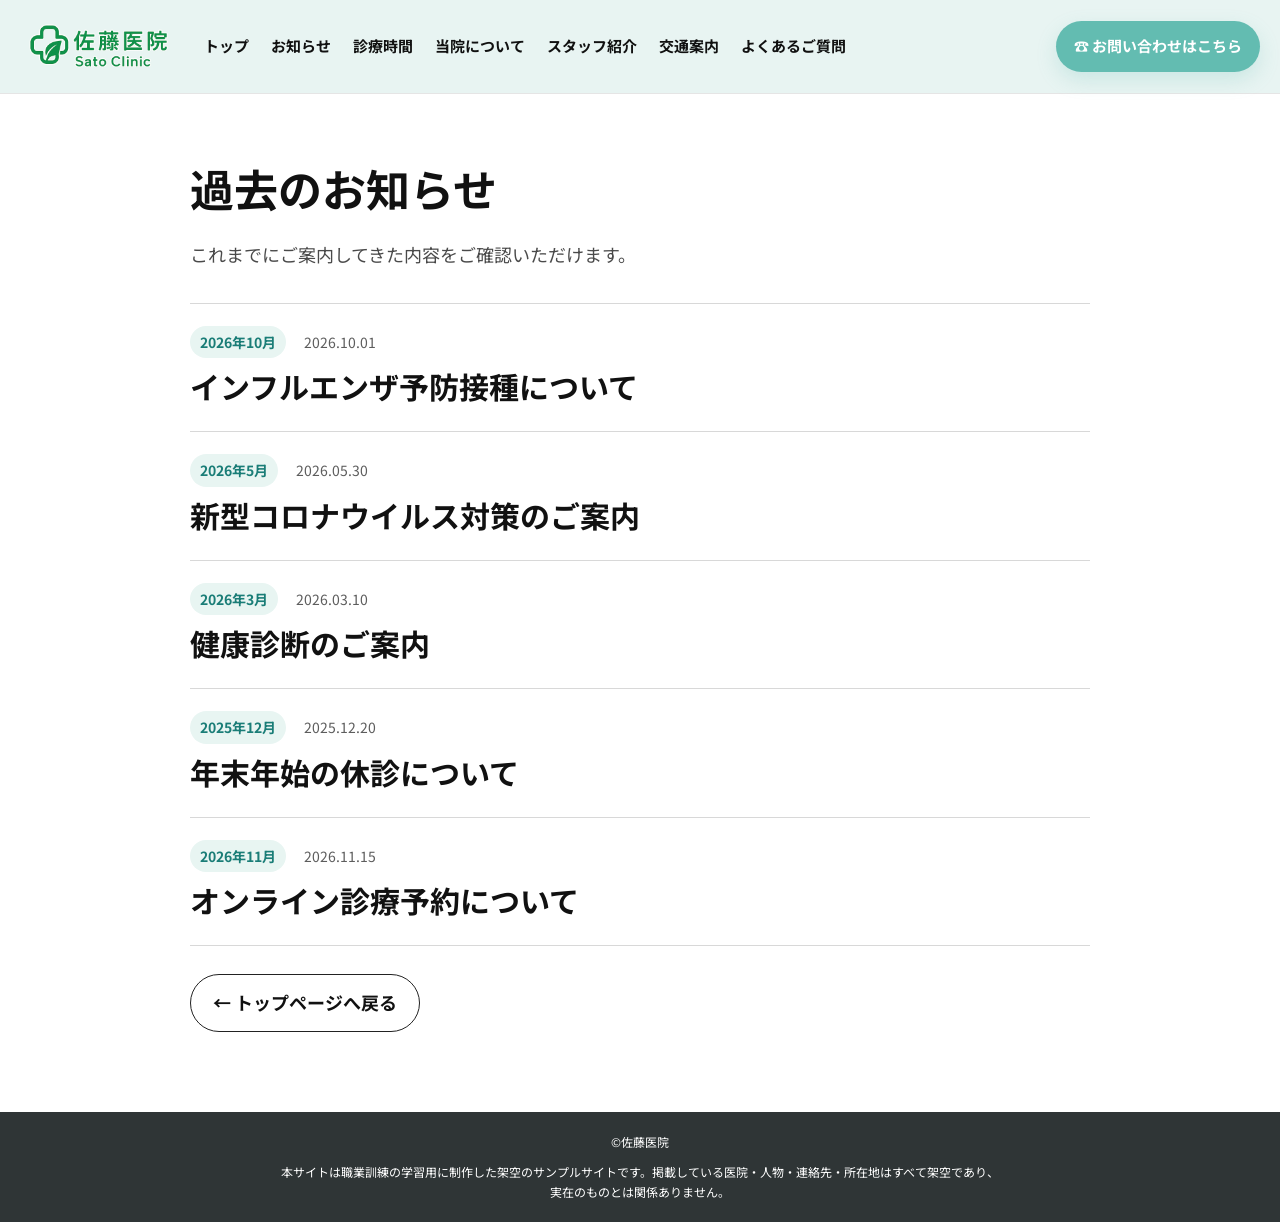
<file: news.html>
<!DOCTYPE html>
<html lang="ja">

<head>
    <meta charset="UTF-8">
    <meta name="viewport" content="width=device-width, initial-scale=1.0">
    <meta name="robots" content="noindex, nofollow">
    <title>過去のお知らせ | 佐藤医院</title>
    <link rel="preconnect" href="https://fonts.googleapis.com">
    <link rel="preconnect" href="https://fonts.gstatic.com" crossorigin>
    <link href="https://fonts.googleapis.com/css2?family=Noto+Sans+JP:wght@400;500;600;700&display=swap"
        rel="stylesheet">
    <link rel="stylesheet" href="./css/style.css">
</head>

<body>
    <header class="site-header">
        <div class="header-inner">
            <a class="logo" href="./index.html#top"><img src="./assets/Logo/logo.png" alt="佐藤医院"></a>
            <nav class="nav" aria-label="メインメニュー">
                <a href="./index.html#top">トップ</a>
                <a href="./index.html#news">お知らせ</a>
                <a href="./index.html#hours">診療時間</a>
                <a href="./index.html#about">当院について</a>
                <a href="./index.html#staff">スタッフ紹介</a>
                <a href="./index.html#access">交通案内</a>
                <a href="./faq.html">よくあるご質問</a>
            </nav>
            <a class="contact-btn" href="./index.html#contact">☎ お問い合わせはこちら</a>
        </div>
    </header>

    <main class="news-archive-page">
        <div class="news-archive-wrap">
            <header class="archive-header">
                <h1>過去のお知らせ</h1>
                <p>これまでにご案内してきた内容をご確認いただけます。</p>
            </header>

            <ul class="archive-list">
                <li>
                    <a class="archive-item" href="./news/influenza.html">
                        <div class="archive-meta">
                            <span class="archive-tag">2026年10月</span>
                            <time datetime="2026-10-01">2026.10.01</time>
                        </div>
                        <h2>インフルエンザ予防接種について</h2>
                    </a>
                </li>
                <li>
                    <a class="archive-item" href="./news/covid.html">
                        <div class="archive-meta">
                            <span class="archive-tag">2026年5月</span>
                            <time datetime="2026-05-30">2026.05.30</time>
                        </div>
                        <h2>新型コロナウイルス対策のご案内</h2>
                    </a>
                </li>
                <li>
                    <a class="archive-item" href="./news/checkup.html">
                        <div class="archive-meta">
                            <span class="archive-tag">2026年3月</span>
                            <time datetime="2026-03-10">2026.03.10</time>
                        </div>
                        <h2>健康診断のご案内</h2>
                    </a>
                </li>
                <li>
                    <a class="archive-item" href="./news/year-end.html">
                        <div class="archive-meta">
                            <span class="archive-tag">2025年12月</span>
                            <time datetime="2025-12-20">2025.12.20</time>
                        </div>
                        <h2>年末年始の休診について</h2>
                    </a>
                </li>
                <li>
                    <a class="archive-item" href="./news/online.html">
                        <div class="archive-meta">
                            <span class="archive-tag">2026年11月</span>
                            <time datetime="2026-11-15">2026.11.15</time>
                        </div>
                        <h2>オンライン診療予約について</h2>
                    </a>
                </li>
            </ul>

            <a class="archive-back" href="./index.html#news">← トップページへ戻る</a>
        </div>
    </main>

    <footer>
        <div class="footer-inner">
            <p class="copyright">©佐藤医院</p>
            <p class="footer-disclaimer">本サイトは職業訓練の学習用に制作した架空のサンプルサイトです。掲載している医院・人物・連絡先・所在地はすべて架空であり、<br>実在のものとは関係ありません。
            </p>
        </div>
    </footer>
</body>

</html>
</file>
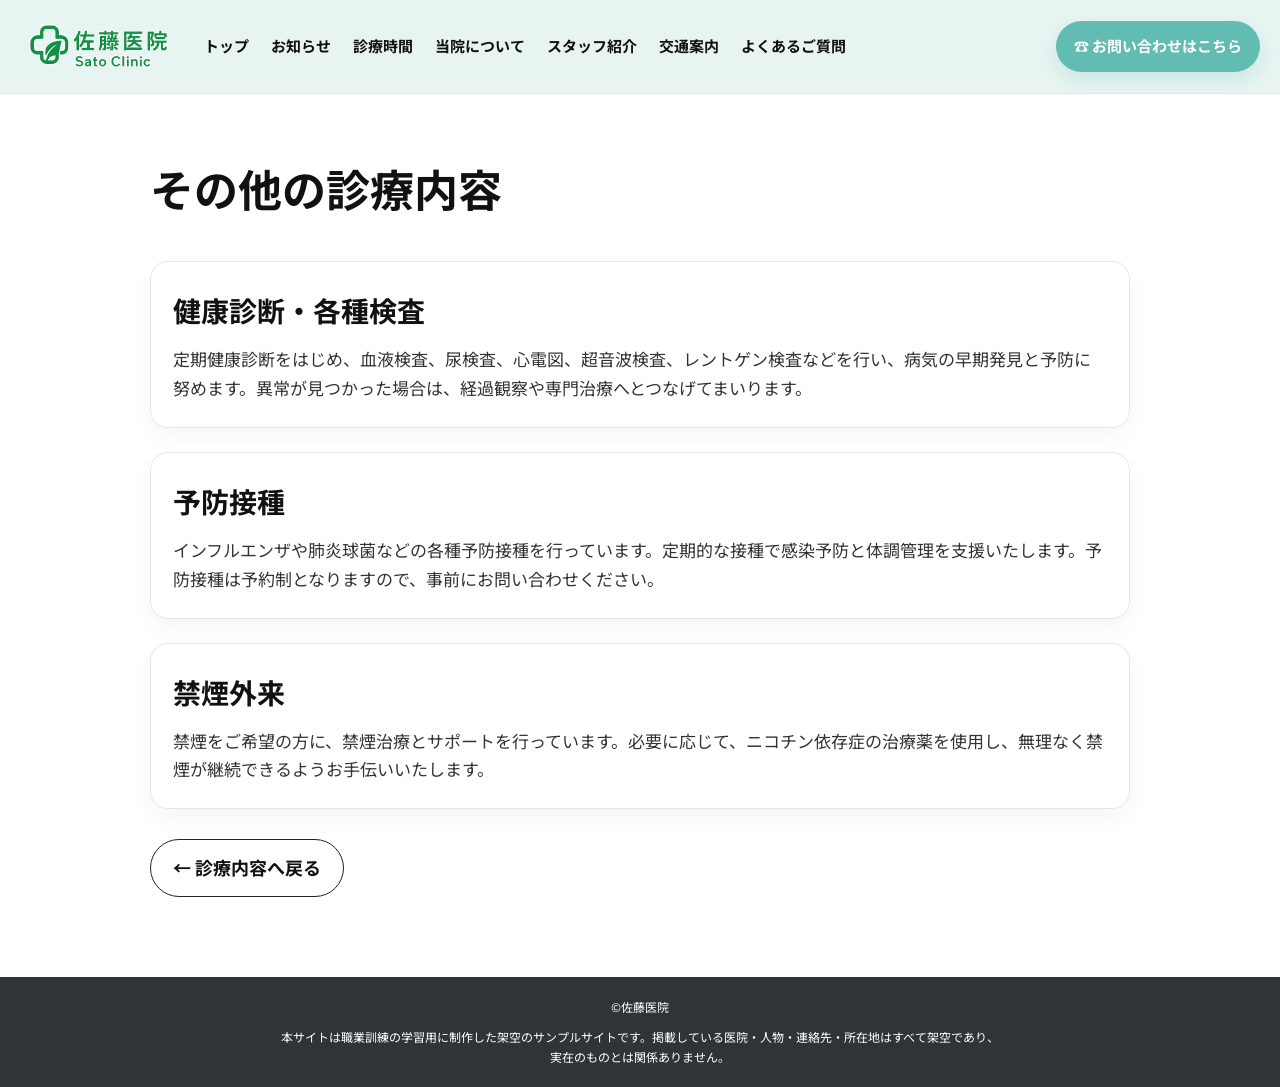
<file: services.html>
<!DOCTYPE html>
<html lang="ja">

<head>
    <meta charset="UTF-8">
    <meta name="viewport" content="width=device-width, initial-scale=1.0">
    <meta name="robots" content="noindex, nofollow">
    <title>その他の診療内容 | 佐藤医院</title>
    <link rel="preconnect" href="https://fonts.googleapis.com">
    <link rel="preconnect" href="https://fonts.gstatic.com" crossorigin>
    <link href="https://fonts.googleapis.com/css2?family=Noto+Sans+JP:wght@400;500;600;700&display=swap"
        rel="stylesheet">
    <link rel="stylesheet" href="./css/style.css">
</head>

<body>
    <header class="site-header">
        <div class="header-inner">
            <a class="logo" href="./index.html#top"><img src="./assets/Logo/logo.png" alt="佐藤医院"></a>
            <nav class="nav" aria-label="メインメニュー">
                <a href="./index.html#top">トップ</a>
                <a href="./index.html#news">お知らせ</a>
                <a href="./index.html#hours">診療時間</a>
                <a href="./index.html#about">当院について</a>
                <a href="./index.html#staff">スタッフ紹介</a>
                <a href="./index.html#access">交通案内</a>
                <a href="./faq.html">よくあるご質問</a>
            </nav>
            <a class="contact-btn" href="./index.html#contact">☎ お問い合わせはこちら</a>
        </div>
    </header>

    <main class="services-page">
        <div class="services-wrap">
            <header class="services-header">
                <h1>その他の診療内容</h1>
            </header>

            <div class="services-grid">
                <article class="service-card">
                    <h2>健康診断・各種検査</h2>
                    <p>定期健康診断をはじめ、血液検査、尿検査、心電図、超音波検査、レントゲン検査などを行い、病気の早期発見と予防に努めます。異常が見つかった場合は、経過観察や専門治療へとつなげてまいります。</p>
                </article>

                <article class="service-card">
                    <h2>予防接種</h2>
                    <p>インフルエンザや肺炎球菌などの各種予防接種を行っています。定期的な接種で感染予防と体調管理を支援いたします。予防接種は予約制となりますので、事前にお問い合わせください。</p>
                </article>

                <article class="service-card">
                    <h2>禁煙外来</h2>
                    <p>禁煙をご希望の方に、禁煙治療とサポートを行っています。必要に応じて、ニコチン依存症の治療薬を使用し、無理なく禁煙が継続できるようお手伝いいたします。</p>
                </article>
            </div>

            <a class="services-back" href="./index.html#medical">← 診療内容へ戻る</a>
        </div>
    </main>

    <footer>
        <div class="footer-inner">
            <p class="copyright">©佐藤医院</p>
            <p class="footer-disclaimer">本サイトは職業訓練の学習用に制作した架空のサンプルサイトです。掲載している医院・人物・連絡先・所在地はすべて架空であり、<br>実在のものとは関係ありません。
            </p>
        </div>
    </footer>
</body>

</html>
</file>
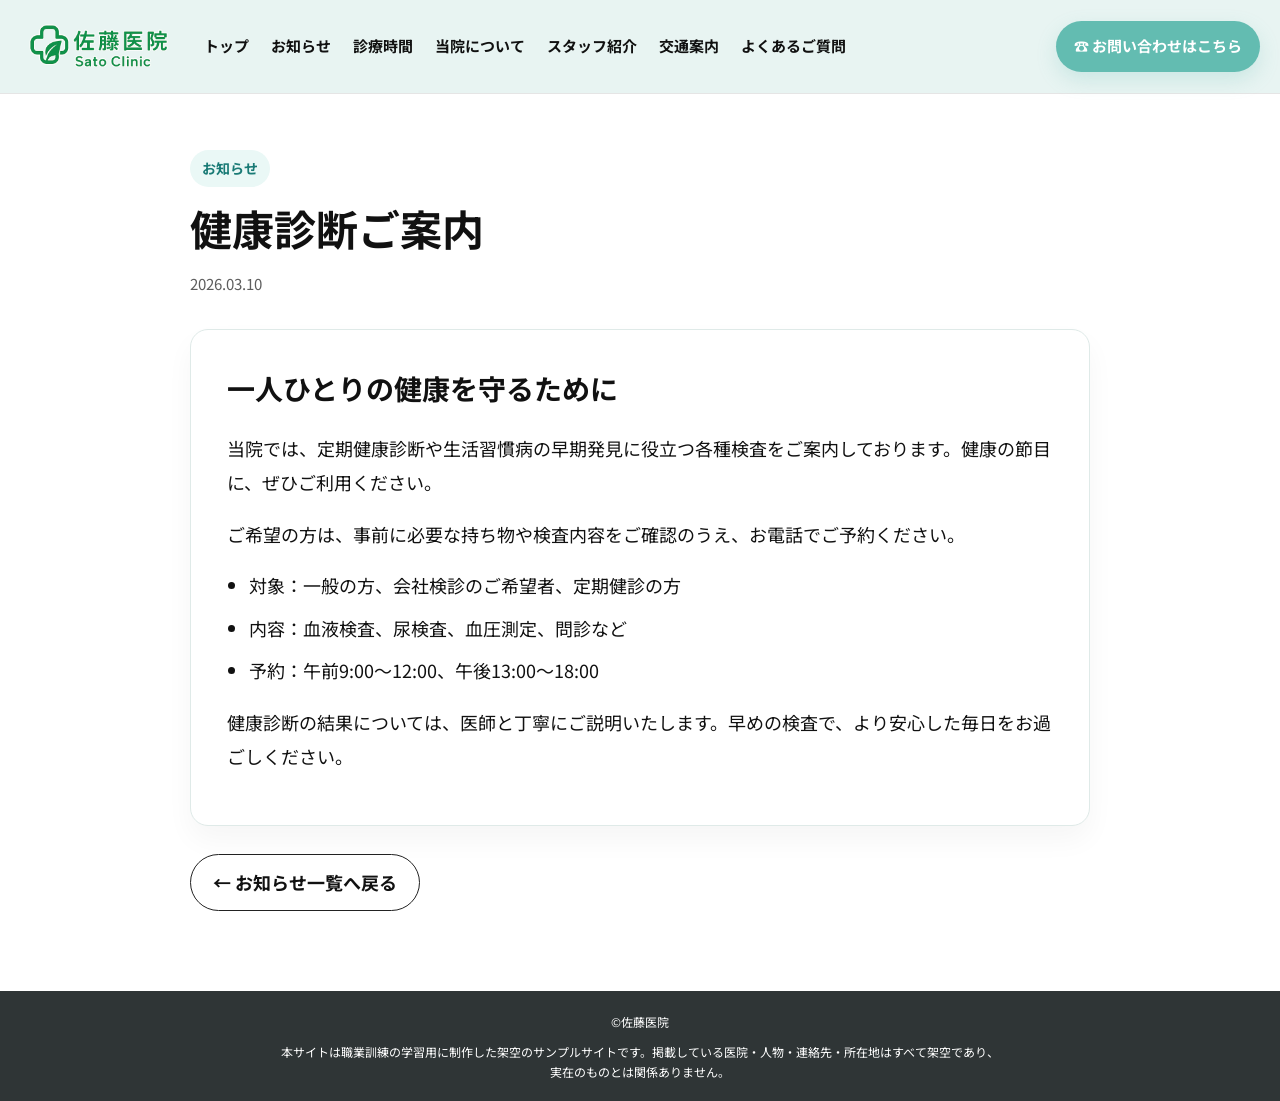
<file: news/checkup.html>
<!DOCTYPE html>
<html lang="ja">

<head>
    <meta charset="UTF-8">
    <meta name="viewport" content="width=device-width, initial-scale=1.0">
    <meta name="robots" content="noindex, nofollow">
    <title>健康診断ご案内 | 佐藤医院</title>
    <link rel="preconnect" href="https://fonts.googleapis.com">
    <link rel="preconnect" href="https://fonts.gstatic.com" crossorigin>
    <link href="https://fonts.googleapis.com/css2?family=Noto+Sans+JP:wght@400;500;600;700&display=swap"
        rel="stylesheet">
    <link rel="stylesheet" href="../css/style.css">
</head>

<body>
    <header class="site-header">
        <div class="header-inner">
            <a class="logo" href="../index.html#top"><img src="../assets/Logo/logo.png" alt="佐藤医院"></a>
            <nav class="nav" aria-label="メインメニュー">
                <a href="../index.html#top">トップ</a>
                <a href="../index.html#news">お知らせ</a>
                <a href="../index.html#hours">診療時間</a>
                <a href="../index.html#about">当院について</a>
                <a href="../index.html#staff">スタッフ紹介</a>
                <a href="../index.html#access">交通案内</a>
                <a href="../faq.html">よくあるご質問</a>
            </nav>
            <a class="contact-btn" href="../index.html#contact">☎ お問い合わせはこちら</a>
        </div>
    </header>

    <main class="news-detail-page">
        <div class="news-detail-wrap">
            <header class="news-detail-header">
                <span class="detail-tag">お知らせ</span>
                <h1>健康診断ご案内</h1>
                <time datetime="2026-03-10">2026.03.10</time>
            </header>

            <article class="news-detail-article">
                <h2>一人ひとりの健康を守るために</h2>
                <p>当院では、定期健康診断や生活習慣病の早期発見に役立つ各種検査をご案内しております。健康の節目に、ぜひご利用ください。</p>
                <p>ご希望の方は、事前に必要な持ち物や検査内容をご確認のうえ、お電話でご予約ください。</p>
                <ul>
                    <li>対象：一般の方、会社検診のご希望者、定期健診の方</li>
                    <li>内容：血液検査、尿検査、血圧測定、問診など</li>
                    <li>予約：午前9:00〜12:00、午後13:00〜18:00</li>
                </ul>
                <p>健康診断の結果については、医師と丁寧にご説明いたします。早めの検査で、より安心した毎日をお過ごしください。</p>
            </article>

            <a class="news-detail-back" href="../index.html#news">← お知らせ一覧へ戻る</a>
        </div>
    </main>

    <footer>
        <div class="footer-inner">
            <p class="copyright">©佐藤医院</p>
            <p class="footer-disclaimer">本サイトは職業訓練の学習用に制作した架空のサンプルサイトです。掲載している医院・人物・連絡先・所在地はすべて架空であり、<br>実在のものとは関係ありません。
            </p>
        </div>
    </footer>
</body>

</html>
</file>
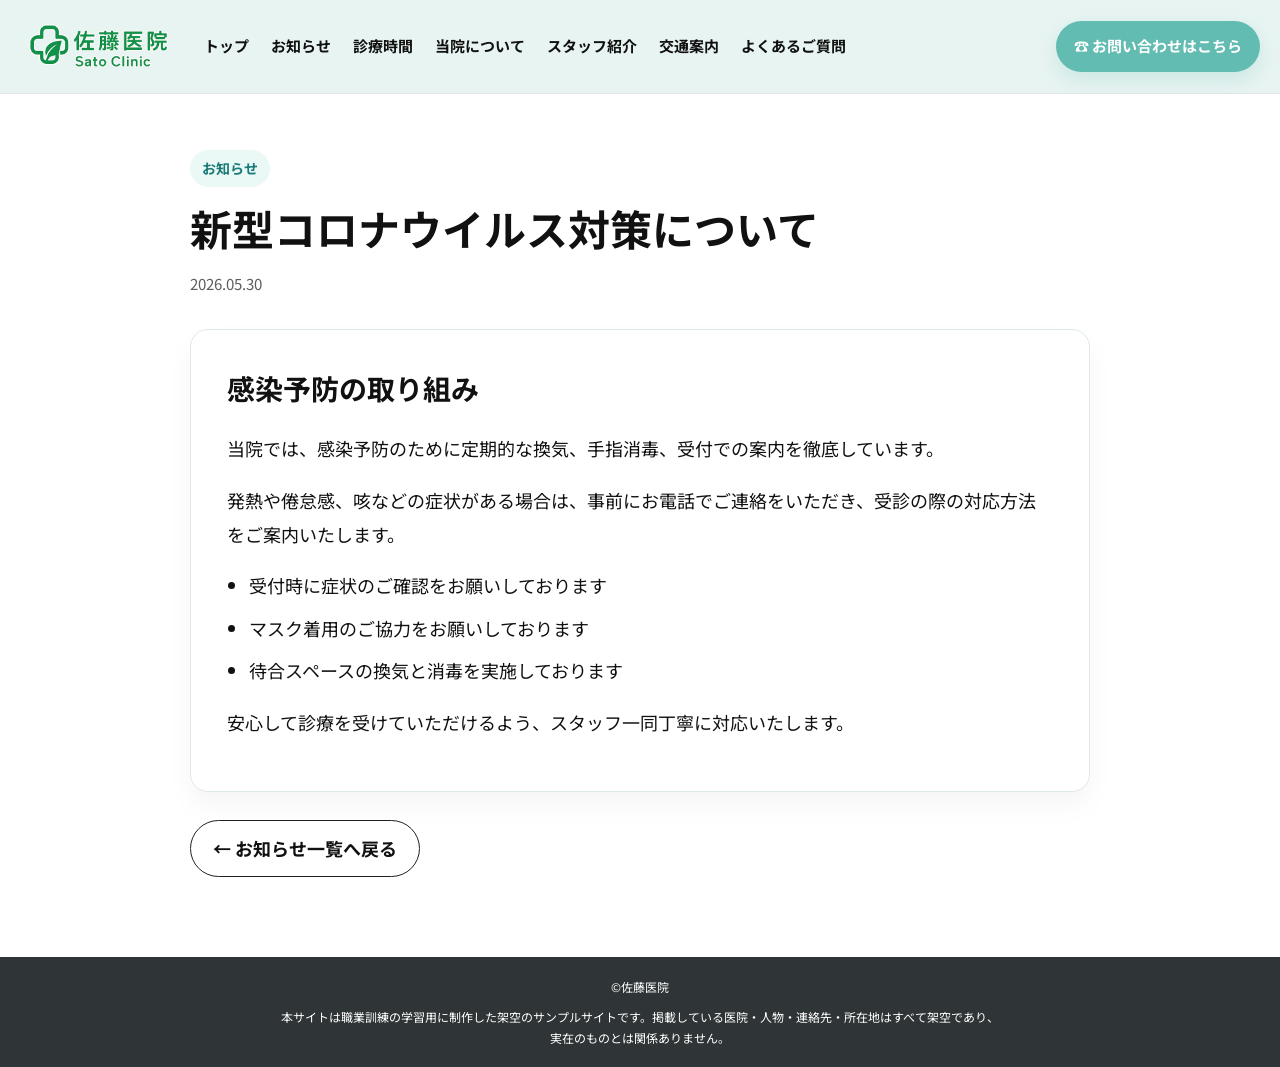
<file: news/covid.html>
<!DOCTYPE html>
<html lang="ja">

<head>
    <meta charset="UTF-8">
    <meta name="viewport" content="width=device-width, initial-scale=1.0">
    <meta name="robots" content="noindex, nofollow">
    <title>新型コロナウイルス対策について | 佐藤医院</title>
    <link rel="preconnect" href="https://fonts.googleapis.com">
    <link rel="preconnect" href="https://fonts.gstatic.com" crossorigin>
    <link href="https://fonts.googleapis.com/css2?family=Noto+Sans+JP:wght@400;500;600;700&display=swap"
        rel="stylesheet">
    <link rel="stylesheet" href="../css/style.css">
</head>

<body>
    <header class="site-header">
        <div class="header-inner">
            <a class="logo" href="../index.html#top"><img src="../assets/Logo/logo.png" alt="佐藤医院"></a>
            <nav class="nav" aria-label="メインメニュー">
                <a href="../index.html#top">トップ</a>
                <a href="../index.html#news">お知らせ</a>
                <a href="../index.html#hours">診療時間</a>
                <a href="../index.html#about">当院について</a>
                <a href="../index.html#staff">スタッフ紹介</a>
                <a href="../index.html#access">交通案内</a>
                <a href="../faq.html">よくあるご質問</a>
            </nav>
            <a class="contact-btn" href="../index.html#contact">☎ お問い合わせはこちら</a>
        </div>
    </header>

    <main class="news-detail-page">
        <div class="news-detail-wrap">
            <header class="news-detail-header">
                <span class="detail-tag">お知らせ</span>
                <h1>新型コロナウイルス対策について</h1>
                <time datetime="2026-05-30">2026.05.30</time>
            </header>

            <article class="news-detail-article">
                <h2>感染予防の取り組み</h2>
                <p>当院では、感染予防のために定期的な換気、手指消毒、受付での案内を徹底しています。</p>
                <p>発熱や倦怠感、咳などの症状がある場合は、事前にお電話でご連絡をいただき、受診の際の対応方法をご案内いたします。</p>
                <ul>
                    <li>受付時に症状のご確認をお願いしております</li>
                    <li>マスク着用のご協力をお願いしております</li>
                    <li>待合スペースの換気と消毒を実施しております</li>
                </ul>
                <p>安心して診療を受けていただけるよう、スタッフ一同丁寧に対応いたします。</p>
            </article>

            <a class="news-detail-back" href="../index.html#news">← お知らせ一覧へ戻る</a>
        </div>
    </main>

    <footer>
        <div class="footer-inner">
            <p class="copyright">©佐藤医院</p>
            <p class="footer-disclaimer">本サイトは職業訓練の学習用に制作した架空のサンプルサイトです。掲載している医院・人物・連絡先・所在地はすべて架空であり、<br>実在のものとは関係ありません。
            </p>
        </div>
    </footer>
</body>

</html>
</file>
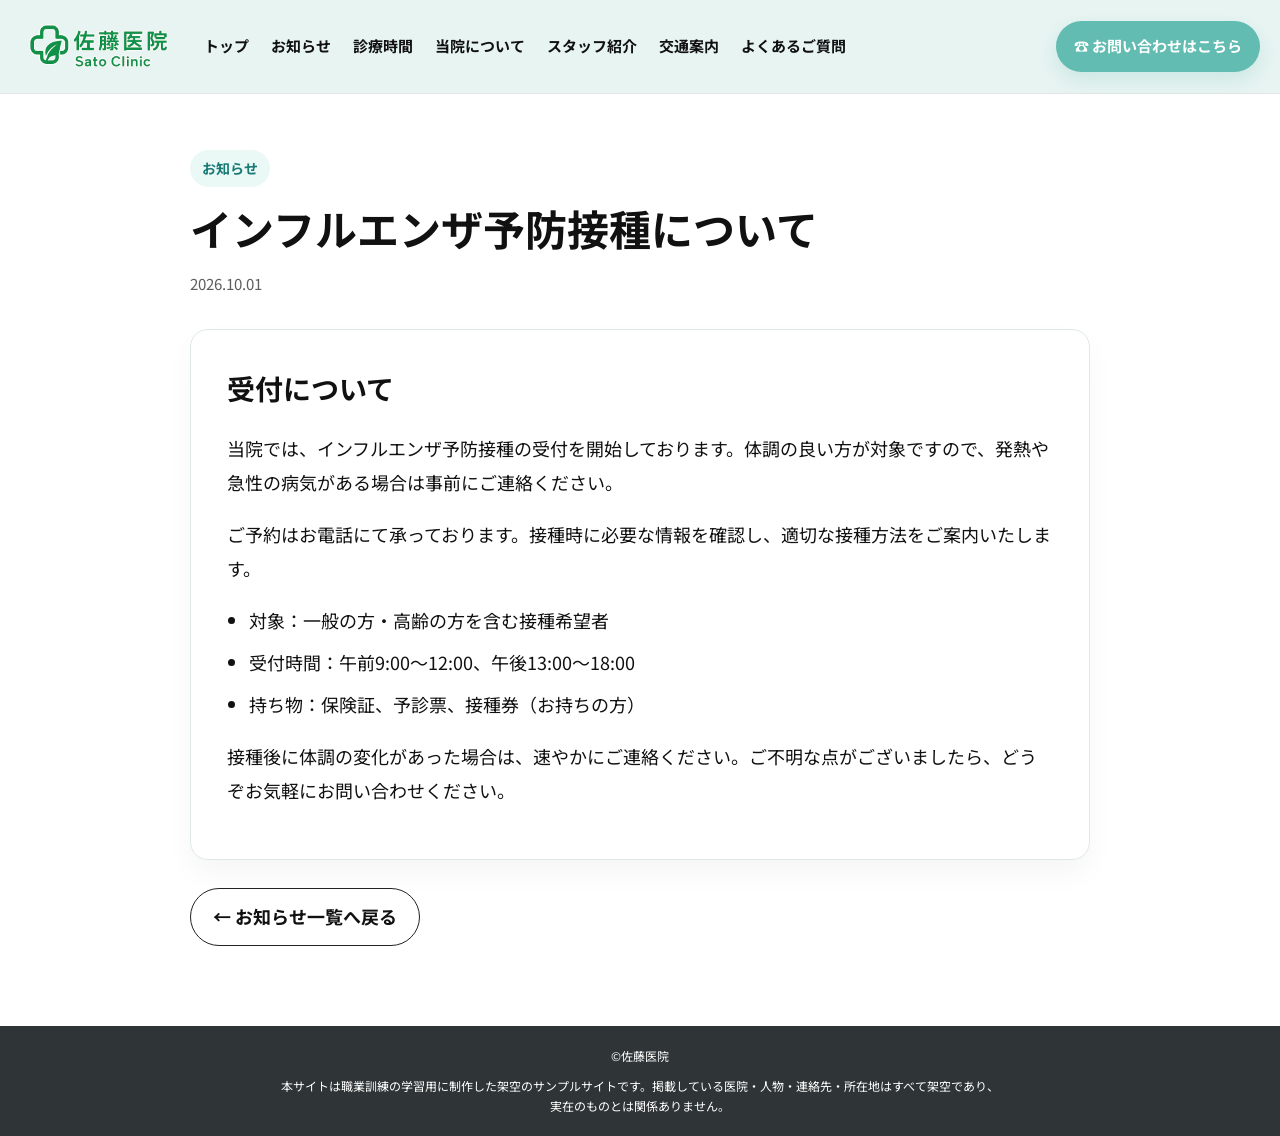
<file: news/influenza.html>
<!DOCTYPE html>
<html lang="ja">

<head>
    <meta charset="UTF-8">
    <meta name="viewport" content="width=device-width, initial-scale=1.0">
    <meta name="robots" content="noindex, nofollow">
    <title>インフルエンザ予防接種について | 佐藤医院</title>
    <link rel="preconnect" href="https://fonts.googleapis.com">
    <link rel="preconnect" href="https://fonts.gstatic.com" crossorigin>
    <link href="https://fonts.googleapis.com/css2?family=Noto+Sans+JP:wght@400;500;600;700&display=swap"
        rel="stylesheet">
    <link rel="stylesheet" href="../css/style.css">
</head>

<body>
    <header class="site-header">
        <div class="header-inner">
            <a class="logo" href="../index.html#top"><img src="../assets/Logo/logo.png" alt="佐藤医院"></a>
            <nav class="nav" aria-label="メインメニュー">
                <a href="../index.html#top">トップ</a>
                <a href="../index.html#news">お知らせ</a>
                <a href="../index.html#hours">診療時間</a>
                <a href="../index.html#about">当院について</a>
                <a href="../index.html#staff">スタッフ紹介</a>
                <a href="../index.html#access">交通案内</a>
                <a href="../faq.html">よくあるご質問</a>
            </nav>
            <a class="contact-btn" href="../index.html#contact">☎ お問い合わせはこちら</a>
        </div>
    </header>

    <main class="news-detail-page">
        <div class="news-detail-wrap">
            <header class="news-detail-header">
                <span class="detail-tag">お知らせ</span>
                <h1>インフルエンザ予防接種について</h1>
                <time datetime="2026-10-01">2026.10.01</time>
            </header>

            <article class="news-detail-article">
                <h2>受付について</h2>
                <p>当院では、インフルエンザ予防接種の受付を開始しております。体調の良い方が対象ですので、発熱や急性の病気がある場合は事前にご連絡ください。</p>
                <p>ご予約はお電話にて承っております。接種時に必要な情報を確認し、適切な接種方法をご案内いたします。</p>
                <ul>
                    <li>対象：一般の方・高齢の方を含む接種希望者</li>
                    <li>受付時間：午前9:00〜12:00、午後13:00〜18:00</li>
                    <li>持ち物：保険証、予診票、接種券（お持ちの方）</li>
                </ul>
                <p>接種後に体調の変化があった場合は、速やかにご連絡ください。ご不明な点がございましたら、どうぞお気軽にお問い合わせください。</p>
            </article>

            <a class="news-detail-back" href="../index.html#news">← お知らせ一覧へ戻る</a>
        </div>
    </main>

    <footer>
        <div class="footer-inner">
            <p class="copyright">©佐藤医院</p>
            <p class="footer-disclaimer">本サイトは職業訓練の学習用に制作した架空のサンプルサイトです。掲載している医院・人物・連絡先・所在地はすべて架空であり、<br>実在のものとは関係ありません。
            </p>
        </div>
    </footer>
</body>

</html>
</file>
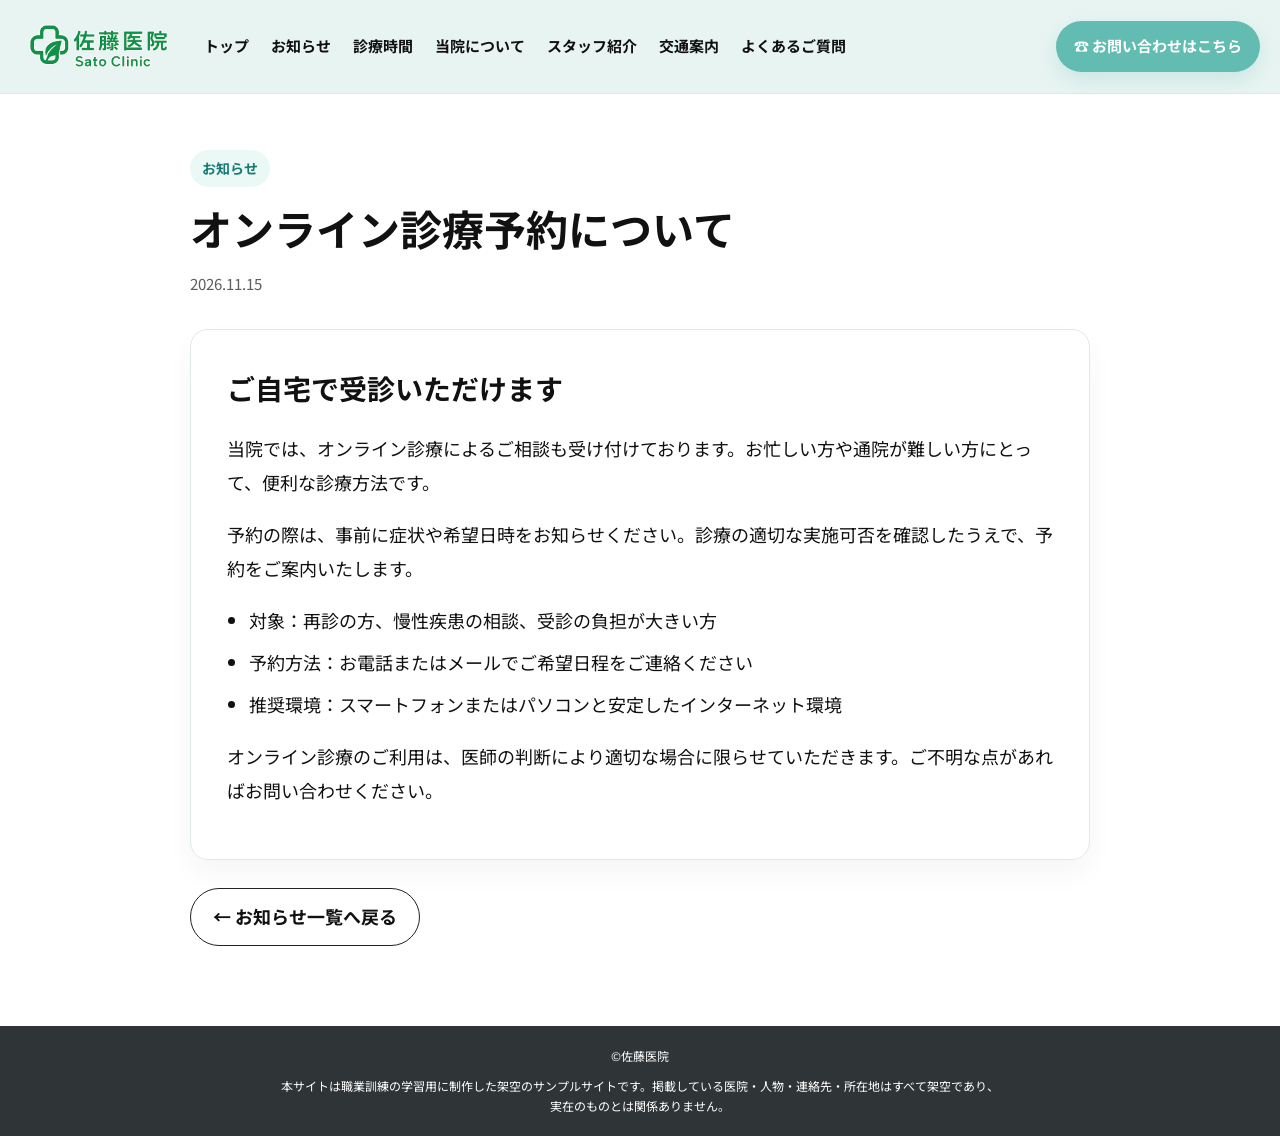
<file: news/online.html>
<!DOCTYPE html>
<html lang="ja">

<head>
    <meta charset="UTF-8">
    <meta name="viewport" content="width=device-width, initial-scale=1.0">
    <meta name="robots" content="noindex, nofollow">
    <title>オンライン診療予約について | 佐藤医院</title>
    <link rel="preconnect" href="https://fonts.googleapis.com">
    <link rel="preconnect" href="https://fonts.gstatic.com" crossorigin>
    <link href="https://fonts.googleapis.com/css2?family=Noto+Sans+JP:wght@400;500;600;700&display=swap"
        rel="stylesheet">
    <link rel="stylesheet" href="../css/style.css">
</head>

<body>
    <header class="site-header">
        <div class="header-inner">
            <a class="logo" href="../index.html#top"><img src="../assets/Logo/logo.png" alt="佐藤医院"></a>
            <nav class="nav" aria-label="メインメニュー">
                <a href="../index.html#top">トップ</a>
                <a href="../index.html#news">お知らせ</a>
                <a href="../index.html#hours">診療時間</a>
                <a href="../index.html#about">当院について</a>
                <a href="../index.html#staff">スタッフ紹介</a>
                <a href="../index.html#access">交通案内</a>
                <a href="../faq.html">よくあるご質問</a>
            </nav>
            <a class="contact-btn" href="../index.html#contact">☎ お問い合わせはこちら</a>
        </div>
    </header>

    <main class="news-detail-page">
        <div class="news-detail-wrap">
            <header class="news-detail-header">
                <span class="detail-tag">お知らせ</span>
                <h1>オンライン診療予約について</h1>
                <time datetime="2026-11-15">2026.11.15</time>
            </header>

            <article class="news-detail-article">
                <h2>ご自宅で受診いただけます</h2>
                <p>当院では、オンライン診療によるご相談も受け付けております。お忙しい方や通院が難しい方にとって、便利な診療方法です。</p>
                <p>予約の際は、事前に症状や希望日時をお知らせください。診療の適切な実施可否を確認したうえで、予約をご案内いたします。</p>
                <ul>
                    <li>対象：再診の方、慢性疾患の相談、受診の負担が大きい方</li>
                    <li>予約方法：お電話またはメールでご希望日程をご連絡ください</li>
                    <li>推奨環境：スマートフォンまたはパソコンと安定したインターネット環境</li>
                </ul>
                <p>オンライン診療のご利用は、医師の判断により適切な場合に限らせていただきます。ご不明な点があればお問い合わせください。</p>
            </article>

            <a class="news-detail-back" href="../index.html#news">← お知らせ一覧へ戻る</a>
        </div>
    </main>

    <footer>
        <div class="footer-inner">
            <p class="copyright">©佐藤医院</p>
            <p class="footer-disclaimer">本サイトは職業訓練の学習用に制作した架空のサンプルサイトです。掲載している医院・人物・連絡先・所在地はすべて架空であり、<br>実在のものとは関係ありません。
            </p>
        </div>
    </footer>
</body>

</html>
</file>
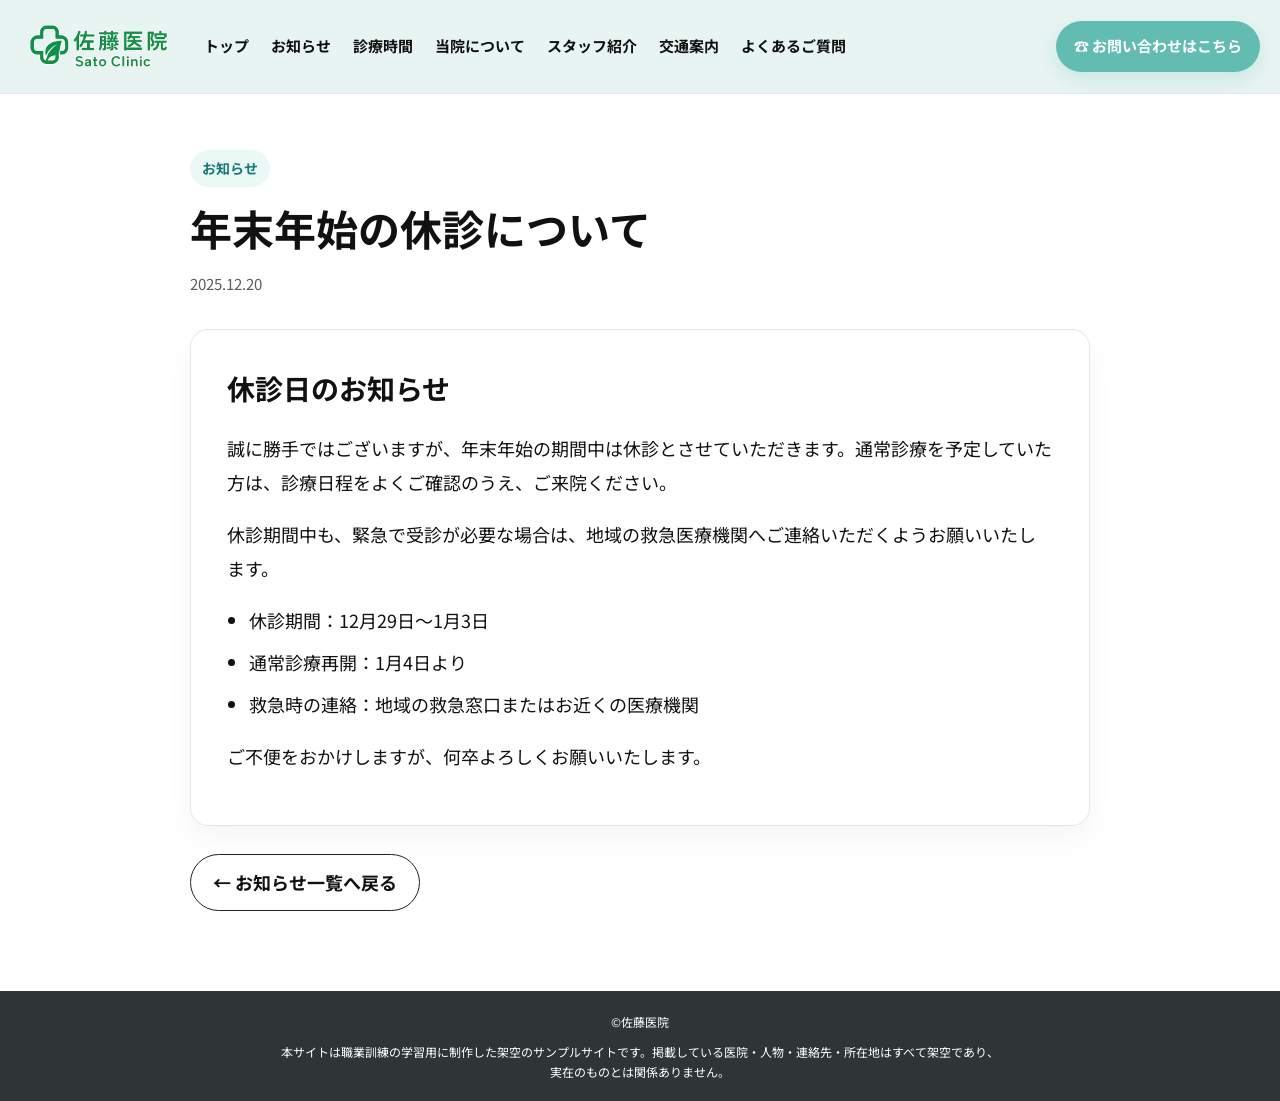
<file: news/year-end.html>
<!DOCTYPE html>
<html lang="ja">

<head>
    <meta charset="UTF-8">
    <meta name="viewport" content="width=device-width, initial-scale=1.0">
    <meta name="robots" content="noindex, nofollow">
    <title>年末年始の休診について | 佐藤医院</title>
    <link rel="preconnect" href="https://fonts.googleapis.com">
    <link rel="preconnect" href="https://fonts.gstatic.com" crossorigin>
    <link href="https://fonts.googleapis.com/css2?family=Noto+Sans+JP:wght@400;500;600;700&display=swap"
        rel="stylesheet">
    <link rel="stylesheet" href="../css/style.css">
</head>

<body>
    <header class="site-header">
        <div class="header-inner">
            <a class="logo" href="../index.html#top"><img src="../assets/Logo/logo.png" alt="佐藤医院"></a>
            <nav class="nav" aria-label="メインメニュー">
                <a href="../index.html#top">トップ</a>
                <a href="../index.html#news">お知らせ</a>
                <a href="../index.html#hours">診療時間</a>
                <a href="../index.html#about">当院について</a>
                <a href="../index.html#staff">スタッフ紹介</a>
                <a href="../index.html#access">交通案内</a>
                <a href="../faq.html">よくあるご質問</a>
            </nav>
            <a class="contact-btn" href="../index.html#contact">☎ お問い合わせはこちら</a>
        </div>
    </header>

    <main class="news-detail-page">
        <div class="news-detail-wrap">
            <header class="news-detail-header">
                <span class="detail-tag">お知らせ</span>
                <h1>年末年始の休診について</h1>
                <time datetime="2025-12-20">2025.12.20</time>
            </header>

            <article class="news-detail-article">
                <h2>休診日のお知らせ</h2>
                <p>誠に勝手ではございますが、年末年始の期間中は休診とさせていただきます。通常診療を予定していた方は、診療日程をよくご確認のうえ、ご来院ください。</p>
                <p>休診期間中も、緊急で受診が必要な場合は、地域の救急医療機関へご連絡いただくようお願いいたします。</p>
                <ul>
                    <li>休診期間：12月29日〜1月3日</li>
                    <li>通常診療再開：1月4日より</li>
                    <li>救急時の連絡：地域の救急窓口またはお近くの医療機関</li>
                </ul>
                <p>ご不便をおかけしますが、何卒よろしくお願いいたします。</p>
            </article>

            <a class="news-detail-back" href="../index.html#news">← お知らせ一覧へ戻る</a>
        </div>
    </main>

    <footer>
        <div class="footer-inner">
            <p class="copyright">©佐藤医院</p>
            <p class="footer-disclaimer">本サイトは職業訓練の学習用に制作した架空のサンプルサイトです。掲載している医院・人物・連絡先・所在地はすべて架空であり、<br>実在のものとは関係ありません。
            </p>
        </div>
    </footer>
</body>

</html>
</file>
<file: css/style.css>
@charset "UTF-8";

:root {
  --text: #111;
  --green: #63bcb1;
  --pale: #e8f4f2;
  --soft: #eef1f0;
}

* {
  box-sizing: border-box;
}

html {
  background: #fff;
  overflow-x: clip;
  scroll-behavior: smooth;
}

body {
  width: 100%;
  max-width: 1440px;
  min-height: 100vh;
  margin: 0 auto;
  box-shadow: 0 0 24px rgba(17, 17, 17, .06);
  color: var(--text);
  background: #fff;
  font-family: "Noto Sans JP", "Yu Gothic", "Hiragino Kaku Gothic ProN", sans-serif;
  font-size: 18px;
  line-height: 1.75;
}

a {
  color: inherit;
  text-decoration: none;
}

img {
  display: block;
  max-width: 100%;
}

.reveal {
  opacity: 0;
  transform: translateY(28px);
  transition: opacity .8s ease-out, transform .8s ease-out;
  will-change: opacity, transform;
}

.reveal.is-visible {
  opacity: 1;
  transform: translateY(0);
}

@media (prefers-reduced-motion: reduce) {
  .reveal {
    opacity: 1;
    transform: none;
    transition: none;
  }
}

.section-width {
  width: min(1280px, calc(100% - 64px));
  margin: 0 auto;
}

.site-header {
  height: 94px;
  background: var(--pale);
  border-bottom: 1px solid #e5e5e5;
  display: flex;
  align-items: center;
}

.header-inner {
  width: min(1370px, calc(100% - 40px));
  margin: 0 auto;
  display: flex;
  align-items: center;
  gap: 34px;
}

.logo {
  width: 190px;
  flex: 0 0 auto;
}

.logo img {
  width: 100%;
  height: auto;
}

.nav {
  display: flex;
  align-items: center;
  gap: 12px;
  white-space: nowrap;
  font-size: 16px;
  font-weight: 700;
}

.nav a {
  display: inline-flex;
  align-items: center;
  justify-content: center;
  min-height: 40px;
  padding: 8px 10px;
  border-radius: 999px;
  transition: background-color .2s ease, color .2s ease, box-shadow .2s ease, transform .2s ease;
}

.nav a:hover,
.nav a:focus-visible {
  background: #eaf8f6;
  color: #1d7d73;
  box-shadow: 0 0 0 2px rgba(99, 188, 177, .2);
}

.nav .active {
  color: #59b8ae;
  background: #eaf8f6;
}

.contact-btn {
  margin-left: auto;
  color: #fff;
  background: var(--green);
  border-radius: 999px;
  padding: 14px 28px;
  font-size: 17px;
  font-weight: 700;
  white-space: nowrap;
  box-shadow: 0 8px 20px rgba(99, 188, 177, .22);
  transition: transform .2s ease, box-shadow .2s ease, filter .2s ease;
}

.contact-btn:hover,
.contact-btn:focus-visible {
  transform: translateY(-1px);
  box-shadow: 0 12px 26px rgba(99, 188, 177, .28);
  filter: brightness(1.03);
}

.hero {
  height: 760px;
  position: relative;
  overflow: hidden;
}

.hero>img {
  width: 100%;
  height: 100%;
  object-fit: cover;
  object-position: center 50%;
}

.hero-copy {
  position: absolute;
  top: 70px;
  left: 80px;
  margin: 0;
  color: #fff;
  font-size: 72px;
  font-weight: 700;
  text-shadow: 0 2px 8px rgba(0, 0, 0, .28);
}

@keyframes hero-copy-enter {
  from {
    opacity: 0;
    transform: translateX(-48px);
    filter: blur(6px);
  }

  to {
    transform: translateX(0);
    transform: translateY(0);
    filter: blur(0);
  }
}

.hero-copy {
  animation: hero-copy-enter 1s cubic-bezier(.2, .75, .25, 1) .2s both;
}

@media (prefers-reduced-motion: reduce) {
  .hero-copy {
    animation: none;
  }
}

.hours {
  padding: 110px 0 86px;
}

.hours h2 {
  margin: 0 0 26px;
  font-size: 34px;
  font-weight: 600;
}

.hours table {
  width: 100%;
  border-collapse: collapse;
  table-layout: fixed;
}

.hours th,
.hours td {
  padding: 18px 8px;
  text-align: center;
  border-bottom: 1px solid #d7d7d7;
}

.hours thead th {
  font-size: 18px;
  font-weight: 500;
}

.hours thead th:first-child {
  width: 290px;
}

.hours tbody th {
  width: 290px;
  text-align: left;
  font-size: 18px;
  font-weight: 500;
  white-space: nowrap;
}

.hours tbody th .time-label {
  display: inline-block;
  width: 58px;
}

.hours tbody th .time-range {
  display: inline-block;
  white-space: nowrap;
}

.hours tbody td {
  font-size: 25px;
  font-weight: 700;
}

.hours-notes {
  margin-top: 22px;
  font-size: 14px;
  line-height: 1.55;
}

.hours-notes p {
  margin: 3px 0;
}

.hours-bottom-guidance {
  margin: 18px 0 0;
  font-size: 16px;
  line-height: 1.8;
}

.photo-strip {
  height: 330px;
  display: grid;
  grid-template-columns: repeat(3, 1fr);
  overflow: hidden;
}

.photo-strip figure {
  margin: 0;
  position: relative;
  overflow: hidden;
}

.photo-strip img {
  width: 100%;
  height: 100%;
  object-fit: cover;
}

.photo-strip figcaption {
  position: absolute;
  z-index: 2;
  left: 18px;
  right: 18px;
  bottom: 20px;
  color: #fff;
  font-size: 20px;
  font-weight: 600;
  text-align: center;
  white-space: nowrap;
  text-shadow: 0 2px 7px rgba(0, 0, 0, .95);
}

@keyframes photo-caption-enter {
  from {
    opacity: 0;
    transform: translateY(22px);
  }
  to {
    opacity: 1;
    transform: translateY(0);
  }
}

.photo-strip.is-visible figcaption {
  animation: photo-caption-enter .8s cubic-bezier(.2, .75, .25, 1) both;
}

.photo-strip.is-visible figure:nth-child(2) figcaption {
  animation-delay: .14s;
}

.photo-strip.is-visible figure:nth-child(3) figcaption {
  animation-delay: .28s;
}

.photo-strip figure::after {
  content: "";
  position: absolute;
  inset: 48% 0 0;
  background: linear-gradient(to bottom, transparent, rgba(0, 0, 0, .32));
}

.news {
  min-height: 620px;
  padding: 66px 0 60px;
  display: grid;
  grid-template-columns: 360px 1fr;
  gap: 64px;
  align-items: start;
}

.news-photo {
  width: 360px;
  height: 500px;
  object-fit: cover;
}

.news-copy h2 {
  margin: 0 0 18px;
  font-size: 36px;
}

.news-copy ul {
  list-style: none;
  padding: 0;
  margin: 0;
}

.news-copy li {
  margin: 0;
  padding: 0 0 14px;
  border-bottom: 1px solid #d9d9d9;
  font-size: 19px;
}

.news-copy li a {
  display: block;
  padding: 12px 14px;
  border-radius: 12px;
  color: #1d6a63;
  background: #f6fbfa;
  border: 1px solid #d2e8e4;
  transition: background-color .2s ease, transform .2s ease, box-shadow .2s ease;
}

.news-copy li a:hover,
.news-copy li a:focus-visible {
  background: #eaf9f7;
  transform: translateY(-1px);
  box-shadow: 0 10px 18px rgba(99, 188, 177, .12);
}

.news-copy li+li {
  padding-top: 14px;
}

.news-detail-page {
  padding: 56px 0 80px;
}

.faq-page {
  padding: 56px 0 80px;
  background: var(--pale);
}

.faq-wrap {
  width: 900px;
  max-width: calc(100% - 32px);
  margin: 0 auto;
}

.faq-header {
  margin-bottom: 40px;
}

.faq-header h1 {
  margin: 0 0 12px;
  font-size: 42px;
  line-height: 1.4;
}
@media (min-width: 1251px) and (max-width: 1350px) {
  .header-inner {
    gap: 16px;
  }

  .logo {
    width: 160px;
  }

  .nav {
    gap: 6px;
    font-size: 15px;
  }

  .nav a {
    padding: 8px;
  }

  .contact-btn {
    padding: 12px 18px;
    font-size: 15px;
  }
}

.faq-header p {
  margin: 0;
  color: #4a4a4a;
}

.faq-category + .faq-category {
  margin-top: 38px;
}

.faq-category h2 {
  margin: 0 0 8px;
  padding-left: 14px;
  border-left: 4px solid var(--green);
  font-size: 26px;
}

.faq-list {
  margin: 0;
  border-top: 1px solid #cbdedb;
}

.faq-item {
  padding: 18px 0;
  border-bottom: 1px solid #cbdedb;
}

.faq-item dt {
  font-size: 18px;
  font-weight: 700;
}

.faq-item dd {
  margin: 6px 0 0;
  font-size: 16px;
  line-height: 1.8;
}

.faq-label {
  margin-right: 8px;
  color: #267f74;
  font-weight: 700;
}

.faq-closing {
  margin: 40px 0 0;
  font-weight: 600;
}

.faq-back {
  display: inline-flex;
  align-items: center;
  justify-content: center;
  margin-top: 24px;
  padding: 12px 22px;
  border: 1px solid #222;
  border-radius: 999px;
  background: #fff;
  font-weight: 700;
  transition: transform .2s ease, box-shadow .2s ease, background-color .2s ease;
}

.faq-back:hover,
.faq-back:focus-visible {
  background: #f4faf9;
  transform: translateY(-1px);
  box-shadow: 0 8px 18px rgba(17, 17, 17, .08);
}

.news-detail-wrap {
  width: 900px;
  max-width: calc(100% - 32px);
  margin: 0 auto;
}

.news-detail-header {
  margin-bottom: 30px;
}

.news-detail-header .detail-tag {
  display: inline-block;
  margin-bottom: 12px;
  padding: 6px 12px;
  border-radius: 999px;
  background: #eaf8f6;
  color: #1a7b76;
  font-size: 14px;
  font-weight: 700;
}

.news-detail-header h1 {
  margin: 0 0 10px;
  font-size: 42px;
  line-height: 1.4;
}

.news-detail-header time {
  display: inline-block;
  color: #5d5d5d;
  font-size: 15px;
}

.news-detail-article {
  padding: 34px 36px;
  border: 1px solid #dfeae8;
  border-radius: 18px;
  background: #fff;
  box-shadow: 0 14px 28px rgba(17, 17, 17, .04);
}

.news-detail-article h2 {
  margin: 0 0 18px;
  font-size: 28px;
}

.news-detail-article p {
  margin: 0 0 18px;
  font-size: 18px;
  line-height: 1.9;
}

.news-detail-article ul {
  margin: 0 0 18px 1.2em;
  padding: 0;
}

.news-detail-article li {
  margin: 10px 0;
  font-size: 18px;
  line-height: 1.8;
}

.news-detail-back {
  display: inline-flex;
  align-items: center;
  justify-content: center;
  margin-top: 28px;
  padding: 12px 22px;
  border-radius: 999px;
  background: #fff;
  border: 1px solid #222;
  font-weight: 700;
  transition: transform .2s ease, box-shadow .2s ease, background-color .2s ease;
}

.news-detail-back:hover,
.news-detail-back:focus-visible {
  background: #f4faf9;
  transform: translateY(-1px);
  box-shadow: 0 8px 18px rgba(17, 17, 17, .08);
}

.right-link-wrap {
  text-align: right;
  margin-top: 28px;
}

.side-link {
  display: inline-flex;
  align-items: center;
  justify-content: center;
  min-width: 170px;
  padding: 10px 18px;
  border-radius: 999px;
  background: #fff;
  border: 1px solid #9dd6d0;
  color: #1a7c76;
  font-size: 16px;
  font-weight: 700;
  box-shadow: 0 6px 14px rgba(99, 188, 177, .12);
  transition: transform .2s ease, box-shadow .2s ease, background-color .2s ease;
}

.side-link:hover,
.side-link:focus-visible {
  background: #edfaf7;
  transform: translateY(-1px);
  box-shadow: 0 10px 18px rgba(99, 188, 177, .18);
}

.news-archive-page {
  padding: 56px 0 80px;
}

.news-archive-wrap {
  width: 900px;
  max-width: calc(100% - 32px);
  margin: 0 auto;
}

.archive-header {
  margin-bottom: 32px;
}

.archive-header h1 {
  margin: 0 0 12px;
  font-size: 44px;
}

.archive-header p {
  margin: 0;
  color: #4a4a4a;
}

.archive-list {
  list-style: none;
  padding: 0;
  margin: 0;
  border-top: 1px solid #d8d8d8;
}

.archive-list li {
  border-bottom: 1px solid #d8d8d8;
}

.archive-item {
  display: block;
  padding: 22px 0;
  transition: background-color .2s ease;
}

.archive-item:hover {
  background: #f7fbfa;
}

.archive-meta {
  display: flex;
  align-items: center;
  gap: 18px;
  margin-bottom: 6px;
  font-size: 14px;
  color: #5d5d5d;
}

.archive-tag {
  display: inline-block;
  background: #e8f5f2;
  color: #1a7d77;
  border-radius: 999px;
  padding: 4px 10px;
  font-weight: 700;
}

.archive-item h2 {
  margin: 0;
  font-size: 30px;
  line-height: 1.5;
}

.archive-back {
  display: inline-flex;
  align-items: center;
  justify-content: center;
  margin-top: 28px;
  padding: 12px 22px;
  border-radius: 999px;
  border: 1px solid #222;
  background: #fff;
  font-weight: 700;
  transition: transform .2s ease, box-shadow .2s ease, background-color .2s ease;
}

.archive-back:hover,
.archive-back:focus-visible {
  background: #f4faf9;
  transform: translateY(-1px);
  box-shadow: 0 8px 18px rgba(17, 17, 17, .08);
}

.greeting {
  background: var(--pale);
  padding: 58px 0 62px;
}

.greeting-inner {
  min-height: 760px;
  display: grid;
  grid-template-columns: 390px 1fr;
  gap: 72px;
  align-items: center;
}

.greeting-inner>img {
  width: 390px;
  height: 330px;
  object-fit: cover;
}

.greeting-copy h2 {
  margin: 0 0 24px;
  font-size: 38px;
}

.greeting-copy p {
  margin: 0 0 22px;
  font-size: 18px;
  line-height: 1.8;
}

.greeting-copy .signature {
  text-align: right;
  margin: 18px 0 0;
  font-size: 17px;
}

.medical {
  padding: 72px 0 90px;
}

.medical-intro {
  margin: -24px auto 42px;
  text-align: center;
  font-size: 17px;
  line-height: 1.8;
}

.center-title {
  text-align: center;
  font-size: 38px;
  margin: 0 0 46px;
}

.medical-item {
  min-height: 430px;
  display: grid;
  grid-template-columns: 470px 1fr;
  gap: 74px;
  align-items: center;
  margin-bottom: 46px;
}

.medical-item.image-right {
  grid-template-columns: 1fr 470px;
}

.medical-item img {
  width: 470px;
  height: 310px;
  object-fit: cover;
  border-radius: 52% 48% 48% 52% / 45% 55% 45% 55%;
}

.medical-item h3 {
  font-size: 34px;
  margin: 0 0 20px;
}

.medical-item p {
  margin: 0;
  font-size: 18px;
  line-height: 1.8;
}

.more-link {
  text-align: right;
  margin-top: 10px;
}

.more-link a {
  display: inline-flex;
  align-items: center;
  justify-content: center;
  border-radius: 999px;
  border: 1px solid #222;
  padding: 10px 22px;
  font-size: 16px;
  background: #fff;
  transition: background-color .2s ease, transform .2s ease, box-shadow .2s ease;
}

.more-link a:hover,
.more-link a:focus-visible {
  background: #f4faf9;
  transform: translateY(-1px);
  box-shadow: 0 8px 18px rgba(17, 17, 17, .08);
}

.services-page {
  padding: 56px 0 80px;
}

.services-wrap {
  width: 980px;
  max-width: calc(100% - 32px);
  margin: 0 auto;
}

.services-header {
  margin-bottom: 34px;
}

.services-header h1 {
  margin: 0 0 12px;
  font-size: 44px;
}

.services-header p {
  margin: 0;
  color: #4a4a4a;
}

.services-grid {
  display: grid;
  grid-template-columns: minmax(0, 1fr);
  gap: 24px;
}

.service-card {
  display: block;
  padding: 24px 22px;
  border: 1px solid #dfeae8;
  border-radius: 18px;
  background: #fff;
  box-shadow: 0 10px 22px rgba(17, 17, 17, .04);
  transition: transform .2s ease, box-shadow .2s ease;
}

.service-card:hover {
  transform: translateY(-2px);
  box-shadow: 0 16px 28px rgba(17, 17, 17, .06);
}

.service-card h2 {
  margin: 0 0 10px;
  font-size: 28px;
}

.service-card p {
  margin: 0;
  font-size: 17px;
  line-height: 1.7;
  color: #333;
}

.services-back {
  display: inline-flex;
  align-items: center;
  justify-content: center;
  margin-top: 30px;
  padding: 12px 22px;
  border-radius: 999px;
  background: #fff;
  border: 1px solid #222;
  font-weight: 700;
  transition: transform .2s ease, box-shadow .2s ease, background-color .2s ease;
}

.services-back:hover,
.services-back:focus-visible {
  background: #f4faf9;
  transform: translateY(-1px);
  box-shadow: 0 8px 18px rgba(17, 17, 17, .08);
}

.about-page {
  padding: 56px 0 80px;
}

.about-page-wrap {
  width: 980px;
  max-width: calc(100% - 32px);
  margin: 0 auto;
}

.about-page-header {
  margin-bottom: 30px;
}

.about-page-header h1 {
  margin: 0 0 12px;
  font-size: 44px;
}

.about-page-header p {
  margin: 0;
  color: #4a4a4a;
}

.about-page-content {
  display: grid;
  grid-template-columns: 1.1fr .9fr;
  gap: 28px;
  align-items: start;
}

.about-page-card,
.about-page-image {
  background: #fff;
  border: 1px solid #dde8e6;
  border-radius: 20px;
  box-shadow: 0 10px 24px rgba(17, 17, 17, .04);
}

.about-page-card {
  padding: 26px 24px;
}

.about-page-card h2 {
  margin: 0 0 18px;
  font-size: 28px;
}

.about-page-card p {
  margin: 0 0 16px;
  font-size: 18px;
  line-height: 1.8;
}

.about-page-card p:last-child {
  margin-bottom: 0;
}

.about-page-card section + section {
  margin-top: 24px;
  padding-top: 24px;
  border-top: 1px solid #dde8e6;
}

.about-page-image {
  padding: 16px;
}

.about-page-image img {
  width: 100%;
  height: 420px;
  object-fit: cover;
  border-radius: 16px;
}

.about-page-sections {
  margin-top: 40px;
}

.about-page-section {
  padding: 28px 0;
  border-top: 1px solid #dde8e6;
}

.about-page-section h2 {
  margin: 0 0 12px;
  font-size: 28px;
}

.about-page-section p {
  margin: 0;
  font-size: 17px;
  line-height: 1.8;
}

.about-page-section ul {
  margin: 14px 0 0;
  padding-left: 1.3em;
}

.about-page-section li {
  margin: 8px 0;
  font-size: 17px;
  line-height: 1.8;
}

.about-policy-table-wrap {
  margin-top: 18px;
  overflow-x: auto;
}

.about-policy-table {
  width: 100%;
  border-collapse: collapse;
  table-layout: fixed;
  background: #fff;
  font-size: 15px;
  line-height: 1.65;
}

.about-policy-table th,
.about-policy-table td {
  padding: 12px 14px;
  border: 1px solid #cbdedb;
  text-align: left;
  vertical-align: top;
  overflow-wrap: anywhere;
}

.about-policy-table thead th {
  background: #e8f4f2;
  font-weight: 700;
}

.about-policy-table th:first-child {
  width: 52px;
  text-align: center;
}

.about-policy-table td:nth-child(2) {
  width: 225px;
  font-weight: 600;
}

.about-page-back {
  display: inline-flex;
  align-items: center;
  justify-content: center;
  margin-top: 28px;
  padding: 12px 22px;
  border-radius: 999px;
  background: #fff;
  border: 1px solid #222;
  font-weight: 700;
  transition: transform .2s ease, box-shadow .2s ease, background-color .2s ease;
}

.about-page-back:hover,
.about-page-back:focus-visible {
  background: #f4faf9;
  transform: translateY(-1px);
  box-shadow: 0 8px 18px rgba(17, 17, 17, .08);
}

.about {
  background: var(--soft);
  padding: 70px 0;
}

.about-inner {
  min-height: 500px;
  display: grid;
  grid-template-columns: 410px 1fr;
  gap: 62px;
  align-items: center;
}

.about-inner>img {
  width: 410px;
  height: 320px;
  object-fit: cover;
}

.about h2 {
  margin: 0 0 24px;
  font-size: 38px;
}

.about p {
  font-size: 18px;
  margin: 0 0 15px;
}

.staff {
  width: 100%;
  background: #f2faf8;
  padding: 92px 0 70px;
  display: grid;
  grid-template-columns: minmax(0, 1fr);
  gap: 32px;
}

.staff>* {
  width: 100%;
  max-width: 1280px;
  margin: 0 auto;
}

.staff .center-title {
  grid-column: 1 / -1;
  margin-bottom: 12px;
}

.staff-message {
  grid-column: 1 / -1;
  margin: 0;
  text-align: center;
  line-height: 1.8;
}

.staff-intro {
  margin: 0 auto 42px;
  text-align: center;
  font-size: 17px;
  line-height: 1.8;
}

.staff-item {
  min-height: 0;
  display: grid;
  grid-template-columns: minmax(150px, .8fr) minmax(0, 1fr);
  gap: 24px;
  align-items: center;
}

.staff-item img {
  width: 100%;
  height: 200px;
  object-fit: cover;
}

.staff-item h3 {
  margin: 0 0 18px;
  font-size: 26px;
}

.staff-details {
  display: grid;
  gap: 10px;
  margin: 0;
}

.staff-details>div {
  display: grid;
  grid-template-columns: 72px minmax(0, 1fr);
  gap: 8px;
  align-items: start;
}

.staff-details dt {
  color: #267f74;
  font-size: 14px;
  font-weight: 700;
}

.staff-details dd {
  margin: 0;
  font-size: 15px;
  line-height: 1.65;
}

.access {
  background: var(--pale);
  padding: 65px 0 70px;
}

.access .center-title {
  margin-bottom: 34px;
}

.access-inner {
  display: grid;
  grid-template-columns: 540px 1fr;
  gap: 70px;
  align-items: start;
}

.map-viewer {
  position: relative;
  width: 540px;
  height: 390px;
  overflow: hidden;
  cursor: grab;
  touch-action: none;
  background: #dfe9e7;
}

.map-viewer.is-dragging {
  cursor: grabbing;
}

.map-viewer img {
  width: 540px;
  height: 390px;
  object-fit: cover;
  max-width: none;
  user-select: none;
  transform-origin: center;
  will-change: transform;
}

.map-zoom-hint {
  position: absolute;
  top: 50%;
  left: 50%;
  z-index: 1;
  width: min(88%, 420px);
  padding: 16px 20px;
  color: #fff;
  background: rgba(35, 35, 35, .82);
  font-size: 20px;
  font-weight: 700;
  line-height: 1.6;
  text-align: center;
  opacity: 0;
  pointer-events: none;
  transform: translate(-50%, -50%);
  transition: opacity .18s ease;
}

.map-viewer.show-zoom-hint .map-zoom-hint {
  opacity: 1;
}

.map-controls {
  position: absolute;
  top: 14px;
  right: 14px;
  display: grid;
  gap: 6px;
}

.map-control {
  width: 38px;
  height: 38px;
  padding: 0;
  border: 0;
  border-radius: 4px;
  color: #263c3a;
  background: rgba(255, 255, 255, .94);
  box-shadow: 0 2px 8px rgba(17, 17, 17, .2);
  cursor: pointer;
  font: 700 22px/1 "Noto Sans JP", sans-serif;
}

.map-control:hover,
.map-control:focus-visible {
  background: #fff;
  outline: 2px solid var(--green);
  outline-offset: 1px;
}

.map-control.map-reset {
  margin-top: 4px;
  font-size: 18px;
}

.access-copy h3 {
  font-size: 28px;
  margin: 0 0 10px;
}

.access-copy ul {
  margin: 0 0 32px;
  padding-left: 1.2em;
}

.access-copy ul:first-of-type {
  margin-bottom: 14px;
}

.access-copy li {
  margin: 8px 0;
  font-size: 18px;
}

.access-copy p {
  margin: 0 0 32px;
  font-size: 18px;
}

.hours-bottom {
  padding-top: 90px;
  padding-bottom: 80px;
}

.contact {
  background: var(--pale);
  min-height: 610px;
  padding: 70px 0 84px;
}

.contact-inner {
  text-align: center;
}

.contact h2 {
  margin: 0 0 26px;
  font-size: 38px;
  font-weight: 500;
}

.contact p {
  margin: 14px 0;
  font-size: 18px;
}

.contact-services {
  display: block;
  margin: 0 auto 20px;
  padding: 0;
  list-style: none;
  text-align: center;
  font-size: 18px;
  line-height: 1.8;
}

.contact-services li {
  margin: 18px 0;
}

.contact-note {
  margin-top: 36px !important;
  font-size: 15px !important;
}

footer {
  min-height: 110px;
  background: #2f3536;
  color: #fff;
  display: flex;
  align-items: center;
  justify-content: center;
  padding: 18px 20px;
  font-size: 12px;
  text-align: center;
}

.footer-inner {
  width: 100%;
}

.copyright {
  margin: 0 0 10px;
}

.footer-disclaimer {
  margin: 0;
  line-height: 1.7;
}
@media (max-width: 1250px) {
  .section-width {
    width: min(1040px, calc(100% - 48px));
  }

  .staff {
    width: 100%;
  }

  .header-inner {
    width: min(1160px, calc(100% - 40px));
    gap: clamp(10px, 1.8vw, 22px);
  }

  .logo {
    width: clamp(112px, 15vw, 180px);
  }

  .nav {
    gap: clamp(4px, 1.2vw, 16px);
    font-size: clamp(12px, 1.3vw, 16px);
  }

  .nav a {
    padding: 8px clamp(4px, .8vw, 12px);
  }

  .contact-btn {
    padding: clamp(10px, 1.2vw, 14px) clamp(12px, 1.8vw, 22px);
    font-size: clamp(12px, 1.4vw, 17px);
  }

  .hero-copy {
    left: 40px;
  }

  .news {
    grid-template-columns: minmax(0, .9fr) minmax(0, 1.6fr);
    gap: clamp(24px, 4vw, 48px);
  }

  .news-photo {
    width: 100%;
  }

  .greeting-inner {
    grid-template-columns: minmax(0, .9fr) minmax(0, 1.4fr);
    gap: clamp(24px, 4vw, 48px);
  }

  .greeting-inner>img {
    width: 100%;
  }

  .medical-item,
  .medical-item.image-right {
    grid-template-columns: minmax(0, 1fr) minmax(0, 1fr);
    gap: clamp(24px, 5vw, 60px);
  }

  .medical-item img {
    width: 100%;
  }

  .about-inner {
    grid-template-columns: minmax(0, .9fr) minmax(0, 1.1fr);
    gap: clamp(24px, 4vw, 48px);
  }

  .about-inner>img {
    width: 100%;
  }

  .staff-item {
    grid-template-columns: minmax(150px, .8fr) minmax(0, 1fr);
    gap: clamp(24px, 4vw, 48px);
  }

  .staff-item img {
    width: 100%;
  }

  .access-inner {
    grid-template-columns: minmax(0, 1.1fr) minmax(0, 1fr);
    gap: clamp(24px, 4vw, 48px);
  }

  .map-viewer {
    width: 100%;
  }

  .map-viewer img {
    width: 100%;
  }
}

@media (max-width: 768px) {
  body {
    font-size: 16px;
  }

  .site-header {
    height: auto;
    padding: 10px 0 6px;
  }

  .header-inner {
    width: calc(100% - 28px);
    flex-wrap: wrap;
    gap: 6px 10px;
  }

  .logo {
    width: 112px;
  }

  .nav {
    order: 3;
    flex: 0 0 100%;
    flex-wrap: wrap;
    gap: 4px;
    overflow: visible;
    font-size: 13px;
  }

  .nav a {
    flex: 0 0 auto;
    min-height: 38px;
    padding: 8px 10px;
  }

  .contact-btn {
    margin-left: auto;
    padding: 8px 10px;
    font-size: 11px;
  }

  .section-width {
    width: calc(100% - 32px);
  }

  .hero {
    height: min(72svh, 560px);
    min-height: 380px;
  }

  .hero-copy {
    top: 34px;
    left: 20px;
    right: 20px;
    font-size: clamp(34px, 8vw, 54px);
    line-height: 1.35;
  }

  .hours,
  .hours-bottom {
    padding: 54px 0 46px;
  }

  .hours h2 {
    margin-bottom: 18px;
    font-size: 28px;
  }

  .hours th,
  .hours td {
    padding: 10px 2px;
  }

  .hours thead th {
    font-size: 12px;
  }

  .hours thead th:first-child,
  .hours tbody th {
    width: 76px;
  }

  .hours tbody th {
    font-size: 12px;
    white-space: normal;
  }

  .hours tbody th .time-label,
  .hours tbody th .time-range {
    display: block;
    width: auto;
    font-size: 11px;
    line-height: 1.5;
  }

  .hours tbody td {
    font-size: 16px;
  }

  .hours-notes {
    font-size: 12px;
  }

  .photo-strip {
    height: auto;
    grid-template-columns: 1fr;
  }

  .photo-strip figure {
    height: 210px;
  }

  .photo-strip img {
    width: 100%;
    height: 100%;
    object-fit: cover;
  }

  .news {
    min-height: 0;
    padding: 48px 0;
    grid-template-columns: minmax(0, 1fr);
    gap: 24px;
  }

  .news-photo {
    width: 100%;
    height: 240px;
  }

  .news-copy h2,
  .greeting-copy h2,
  .about h2 {
    font-size: 30px;
  }

  .news-copy li {
    font-size: 16px;
  }

  .news-copy li a {
    padding: 12px;
  }

  .greeting,
  .about {
    padding: 48px 0;
  }

  .greeting-inner,
  .about-inner,
  .access-inner {
    min-height: 0;
    grid-template-columns: minmax(0, 1fr);
    gap: 24px;
  }

  .greeting-inner>img,
  .about-inner>img {
    width: 100%;
    height: 240px;
    object-fit: cover;
  }

  .greeting-copy p,
  .about p {
    font-size: 16px;
  }

  .medical {
    padding: 54px 0 60px;
  }

  .center-title {
    margin-bottom: 30px;
    font-size: 30px;
  }

  .medical-item,
  .medical-item.image-right {
    min-height: 0;
    grid-template-columns: minmax(0, 1fr);
    gap: 16px;
    margin-bottom: 42px;
  }

  .medical-item.image-right img {
    order: -1;
  }

  .medical-item img {
    width: 100%;
    height: 230px;
  }

  .medical-item h3 {
    margin-bottom: 12px;
    font-size: 23px;
  }

  .medical-item p {
    font-size: 16px;
  }

  .staff {
    width: 100%;
    padding: 54px 0 48px;
    grid-template-columns: minmax(0, 1fr);
    gap: 28px;
  }

  .staff>* {
    width: calc(100% - 32px);
    max-width: none;
    margin-left: auto;
    margin-right: auto;
  }

  .staff-item {
    min-height: 0;
    grid-template-columns: minmax(0, 1fr);
    gap: 14px;
    margin-bottom: 36px;
  }

  .staff-item img {
    width: 100%;
    height: 230px;
    object-fit: cover;
  }

  .staff-item h3 {
    margin-bottom: 10px;
    font-size: 22px;
  }

  .staff-details dd {
    font-size: 15px;
  }

  .access {
    padding: 50px 0;
  }

  .access-inner>img {
    width: 100%;
    height: 240px;
  }

  .access-copy h3 {
    font-size: 23px;
  }

  .access-copy li {
    font-size: 16px;
    overflow-wrap: anywhere;
  }

  .access-copy p {
    font-size: 16px;
  }

  .contact {
    min-height: 0;
    padding: 50px 0 56px;
  }

  .contact h2 {
    margin-bottom: 20px;
    font-size: 30px;
  }

  .contact p,
  .contact-services {
    font-size: 16px;
  }

  .contact-services li {
    margin: 10px 0;
  }

  .footer-disclaimer {
    font-size: 11px;
  }

  .footer-disclaimer br {
    display: none;
  }

  .services-page,
  .about-page,
  .news-detail-page,
  .news-archive-page,
  .faq-page {
    padding: 40px 0 56px;
  }

  .services-wrap,
  .about-page-wrap,
  .news-detail-wrap,
  .news-archive-wrap,
  .faq-wrap {
    width: auto;
    max-width: none;
    margin: 0 16px;
  }

  .services-header h1,
  .about-page-header h1,
  .archive-header h1,
  .faq-header h1 {
    font-size: 32px;
  }

  .faq-category h2 {
    font-size: 23px;
  }

  .faq-item dt {
    font-size: 16px;
  }

  .faq-item dd {
    font-size: 15px;
  }

  .services-grid,
  .about-page-content {
    grid-template-columns: minmax(0, 1fr);
    gap: 16px;
  }

  .service-card {
    padding: 20px;
  }

  .service-card h2,
  .about-page-card h2 {
    font-size: 23px;
  }

  .service-card p,
  .about-page-card p {
    font-size: 16px;
  }

  .about-page-section h2 {
    font-size: 23px;
  }

  .about-page-section p,
  .about-page-section li {
    font-size: 15px;
  }

  .about-policy-table th,
  .about-policy-table td {
    padding: 8px 7px;
    font-size: 13px;
  }

  .about-policy-table th:first-child {
    width: 34px;
  }

  .about-policy-table td:nth-child(2) {
    width: 130px;
  }

  .about-page-card {
    padding: 22px 20px;
  }

  .about-page-image img {
    height: 240px;
  }

  .news-detail-header h1 {
    font-size: 30px;
  }

  .news-detail-article {
    padding: 24px 20px;
  }

  .news-detail-article h2 {
    font-size: 23px;
  }

  .news-detail-article p,
  .news-detail-article li {
    font-size: 16px;
  }

  .archive-item h2 {
    font-size: 22px;
  }

  .archive-meta {
    flex-wrap: wrap;
    gap: 6px 10px;
  }
}

@media (max-width: 480px) {
  body {
    font-size: 15px;
  }

  .header-inner {
    width: calc(100% - 24px);
  }

  .logo {
    width: 100px;
  }

  .contact-btn {
    padding: 7px 9px;
    font-size: 10px;
  }

  .nav {
    display: grid;
    grid-template-columns: repeat(3, minmax(0, 1fr));
    gap: 4px;
  }

  .nav a {
    min-width: 0;
    min-height: 36px;
    padding: 7px 4px;
    font-size: 11px;
    white-space: normal;
  }

  .nav a:last-child {
    grid-column: 1 / -1;
  }

  .section-width {
    width: calc(100% - 28px);
  }

  .hero {
    height: min(68svh, 460px);
    min-height: 320px;
  }

  .hero-copy {
    top: 26px;
    left: 16px;
    right: 16px;
    font-size: clamp(28px, 8vw, 38px);
    line-height: 1.35;
  }

  .hours,
  .hours-bottom {
    padding: 42px 0 36px;
  }

  .hours h2 {
    margin-bottom: 14px;
    font-size: 25px;
  }

  .hours th,
  .hours td {
    padding: 8px 1px;
  }

  .hours thead th {
    font-size: 11px;
  }

  .hours thead th:first-child,
  .hours tbody th {
    width: 68px;
  }

  .hours tbody th .time-label,
  .hours tbody th .time-range {
    font-size: 10px;
  }

  .hours tbody td {
    font-size: 14px;
  }

  .hours-notes {
    font-size: 11px;
  }

  .photo-strip figure {
    height: 175px;
  }

  .news {
    padding: 38px 0;
    gap: 20px;
  }

  .news-photo {
    height: 200px;
  }

  .news-copy h2,
  .greeting-copy h2,
  .about h2 {
    font-size: 27px;
  }

  .news-copy li {
    font-size: 15px;
  }

  .greeting,
  .about {
    padding: 38px 0;
  }

  .greeting-inner,
  .about-inner,
  .access-inner {
    gap: 18px;
  }

  .greeting-inner>img,
  .about-inner>img {
    height: 210px;
  }

  .greeting-copy p,
  .about p {
    font-size: 15px;
  }

  .medical {
    padding: 44px 0 48px;
  }

  .center-title {
    margin-bottom: 24px;
    font-size: 26px;
  }

  .medical-item,
  .medical-item.image-right {
    gap: 12px;
    margin-bottom: 34px;
  }

  .medical-item img {
    height: 205px;
  }

  .medical-item h3 {
    font-size: 21px;
  }

  .medical-item p {
    font-size: 15px;
  }

  .staff {
    padding: 44px 0 38px;
  }

  .staff>* {
    width: calc(100% - 28px);
  }

  .staff-item {
    gap: 10px;
    margin-bottom: 30px;
  }

  .staff-item img {
    height: 205px;
  }

  .staff-item h3 {
    font-size: 20px;
  }

  .staff-item li {
    font-size: 14px;
  }

  .access {
    padding: 40px 0;
  }

  .access-inner>img {
    height: 210px;
  }

  .access-copy h3 {
    font-size: 21px;
  }

  .access-copy li {
    font-size: 15px;
  }

  .access-copy p {
    font-size: 15px;
  }

  .contact {
    padding: 40px 0 44px;
  }

  .contact h2 {
    font-size: 26px;
  }

  .contact p,
  .contact-services {
    font-size: 15px;
  }

  .contact-services li {
    margin: 8px 0;
  }

  .footer-disclaimer {
    font-size: 10px;
  }

  .services-page,
  .about-page,
  .news-detail-page,
  .news-archive-page {
    padding: 32px 0 44px;
  }

  .services-wrap,
  .about-page-wrap,
  .news-detail-wrap,
  .news-archive-wrap {
    margin-right: 14px;
    margin-left: 14px;
  }

  .services-header h1,
  .about-page-header h1,
  .archive-header h1 {
    font-size: 28px;
  }

  .service-card {
    padding: 18px;
  }

  .service-card h2,
  .about-page-card h2,
  .news-detail-article h2 {
    font-size: 21px;
  }

  .service-card p,
  .about-page-card p,
  .news-detail-article p,
  .news-detail-article li {
    font-size: 15px;
  }

  .about-page-card {
    padding: 20px 18px;
  }

  .about-page-image img {
    height: 210px;
  }

  .news-detail-header h1 {
    font-size: 26px;
  }

  .news-detail-article {
    padding: 20px 16px;
  }

  .archive-item h2 {
    font-size: 20px;
  }
}
</file>
